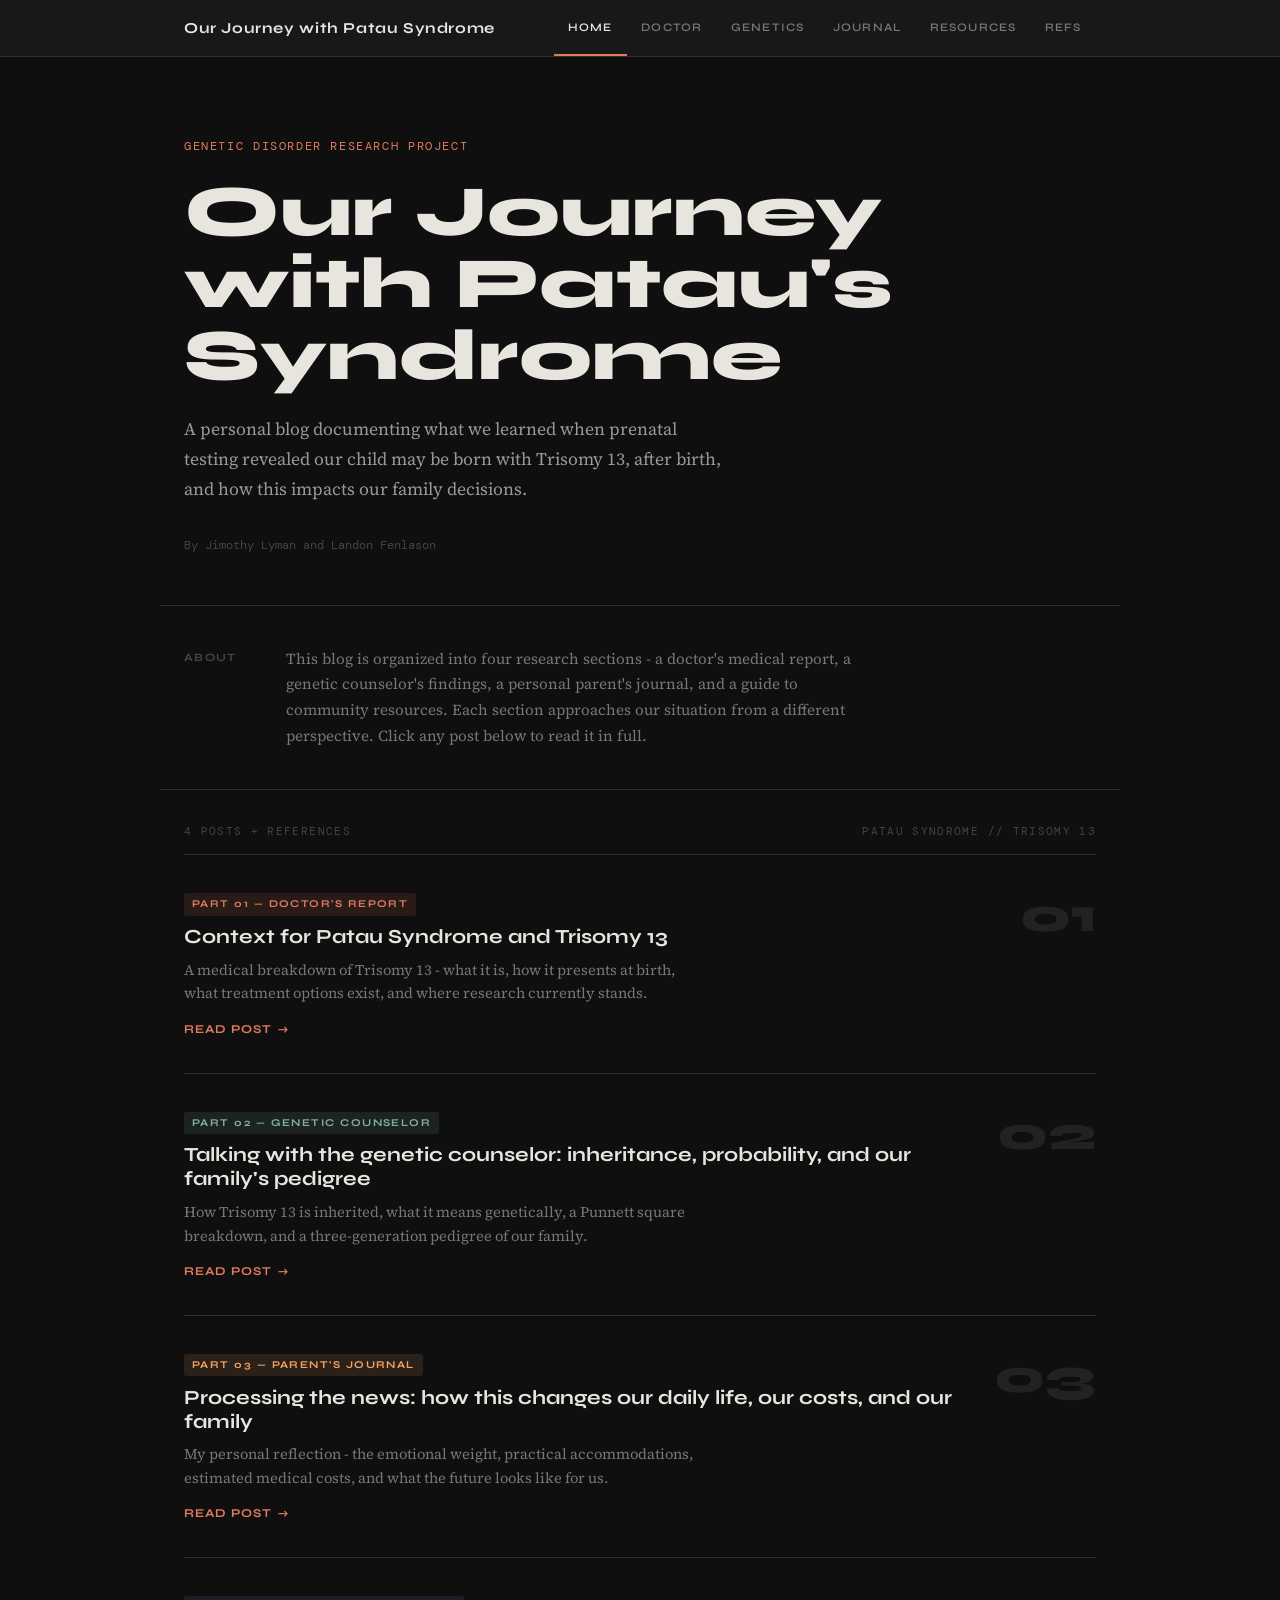
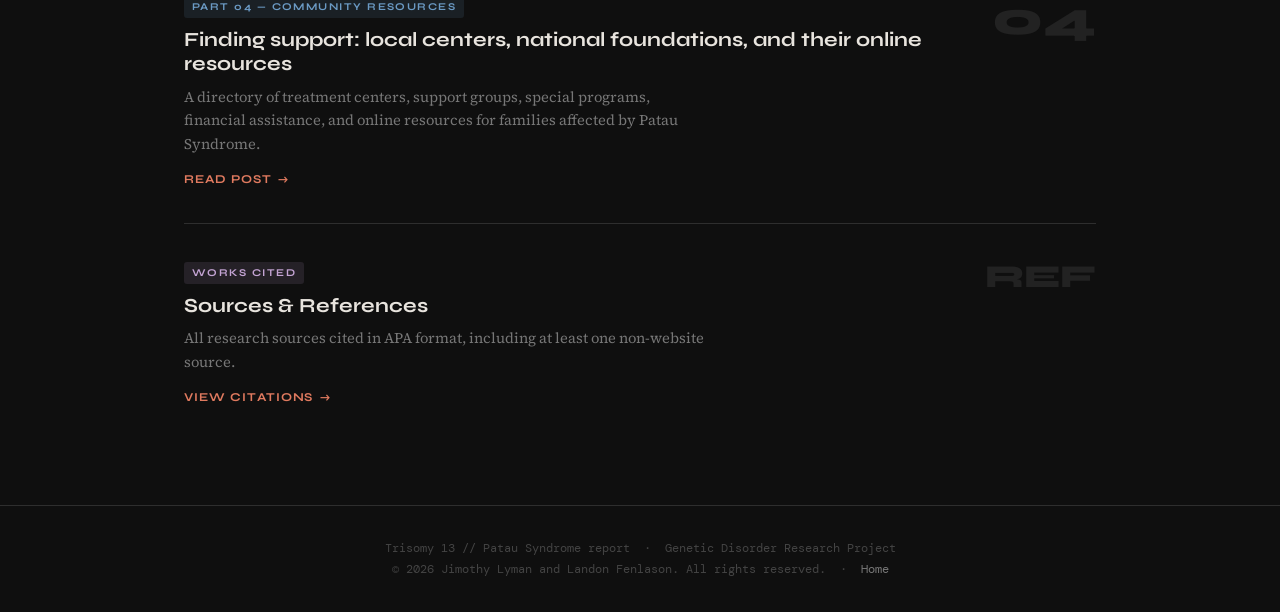
<file: index.html>
<!DOCTYPE html>
<html lang="en">
<head>
  <meta charset="UTF-8"/>
  <meta name="viewport" content="width=device-width, initial-scale=1.0"/>
  <title>Trisomy 13 // Patau Syndrome report</title>
  <link href="https://fonts.googleapis.com/css2?family=Syne:wght@400;600;700;800&family=Source+Serif+4:ital,opsz,wght@0,8..60,300;0,8..60,400;0,8..60,600;1,8..60,300;1,8..60,400&family=DM+Mono:wght@400;500&display=swap" rel="stylesheet"/>
  <link rel="stylesheet" href="styles.css"/>
</head>
<body class="page-home">

<nav class="site-nav">
  <div class="nav-inner">
    <a href="index.html" class="nav-brand">Our Journey with Patau Syndrome</a>
    <div class="nav-links">
      <a href="index.html" class="active">Home</a>
      <a href="doctors-report.html">Doctor</a>
      <a href="genetic-counselor.html">Genetics</a>
      <a href="parents-journal.html">Journal</a>
      <a href="community-resources.html">Resources</a>
      <a href="references.html">Refs</a>
    </div>
  </div>
</nav>

<section class="hero">
  <p class="hero-label">Genetic Disorder Research Project</p>
  <h1>Our Journey<br>with Patau's Syndrome</h1>
  <p class="hero-desc">
    A personal blog documenting what we learned when prenatal testing revealed our child may be born with Trisomy 13, after birth, and how this impacts our family decisions.
  </p>
  <div class="hero-meta">
    <span>By Jimothy Lyman and Landon Fenlason</span>
  </div>
</section>

<div class="about-strip">
  <span class="about-label">About</span>
  <p>
    This blog is organized into four research sections - a doctor's medical report, a genetic
    counselor's findings, a personal parent's journal, and a guide to community resources. Each section
    approaches our situation from a different perspective. Click any post below to read it in full.
  </p>
</div>

<div class="posts">
  <div class="posts-header">
    <span>4 Posts + References</span>
    <span>Patau Syndrome // Trisomy 13</span>
  </div>

  <a href="doctors-report.html" class="post-card">
    <div>
      <div class="post-card-tag t1">Part 01 — Doctor's Report</div>
      <div class="post-card-title">Context for Patau Syndrome and Trisomy 13</div>
      <p class="post-card-desc">A medical breakdown of Trisomy 13 - what it is, how it presents at birth, what treatment options exist, and where research currently stands.</p>
      <span class="read-link">Read post</span>
    </div>
    <div class="post-card-num">01</div>
  </a>

  <a href="genetic-counselor.html" class="post-card">
    <div>
      <div class="post-card-tag t2">Part 02 — Genetic Counselor</div>
      <div class="post-card-title">Talking with the genetic counselor: inheritance, probability, and our family's pedigree</div>
      <p class="post-card-desc">How Trisomy 13 is inherited, what it means genetically, a Punnett square breakdown, and a three-generation pedigree of our family.</p>
      <span class="read-link">Read post</span>
    </div>
    <div class="post-card-num">02</div>
  </a>

  <a href="parents-journal.html" class="post-card">
    <div>
      <div class="post-card-tag t3">Part 03 — Parent's Journal</div>
      <div class="post-card-title">Processing the news: how this changes our daily life, our costs, and our family</div>
      <p class="post-card-desc">My personal reflection - the emotional weight, practical accommodations, estimated medical costs, and what the future looks like for us.</p>
      <span class="read-link">Read post</span>
    </div>
    <div class="post-card-num">03</div>
  </a>

  <a href="community-resources.html" class="post-card">
    <div>
      <div class="post-card-tag t4">Part 04 — Community Resources</div>
      <div class="post-card-title">Finding support: local centers, national foundations, and their online resources</div>
      <p class="post-card-desc">A directory of treatment centers, support groups, special programs, financial assistance, and online resources for families affected by Patau Syndrome.</p>
      <span class="read-link">Read post</span>
    </div>
    <div class="post-card-num">04</div>
  </a>

  <a href="references.html" class="post-card">
    <div>
      <div class="post-card-tag t5">Works Cited</div>
      <div class="post-card-title">Sources &amp; References</div>
      <p class="post-card-desc">All research sources cited in APA format, including at least one non-website source.</p>
      <span class="read-link">View citations</span>
    </div>
    <div class="post-card-num" style="font-size:2rem;">REF</div>
  </a>
</div>

<footer class="site-footer">
  Trisomy 13 // Patau Syndrome report &nbsp;&middot;&nbsp; Genetic Disorder Research Project<br>
  &copy; 2026 Jimothy Lyman and Landon Fenlason. All rights reserved. &nbsp;&middot;&nbsp; <a href="index.html">Home</a>
</footer>

</body>
</html>
</file>
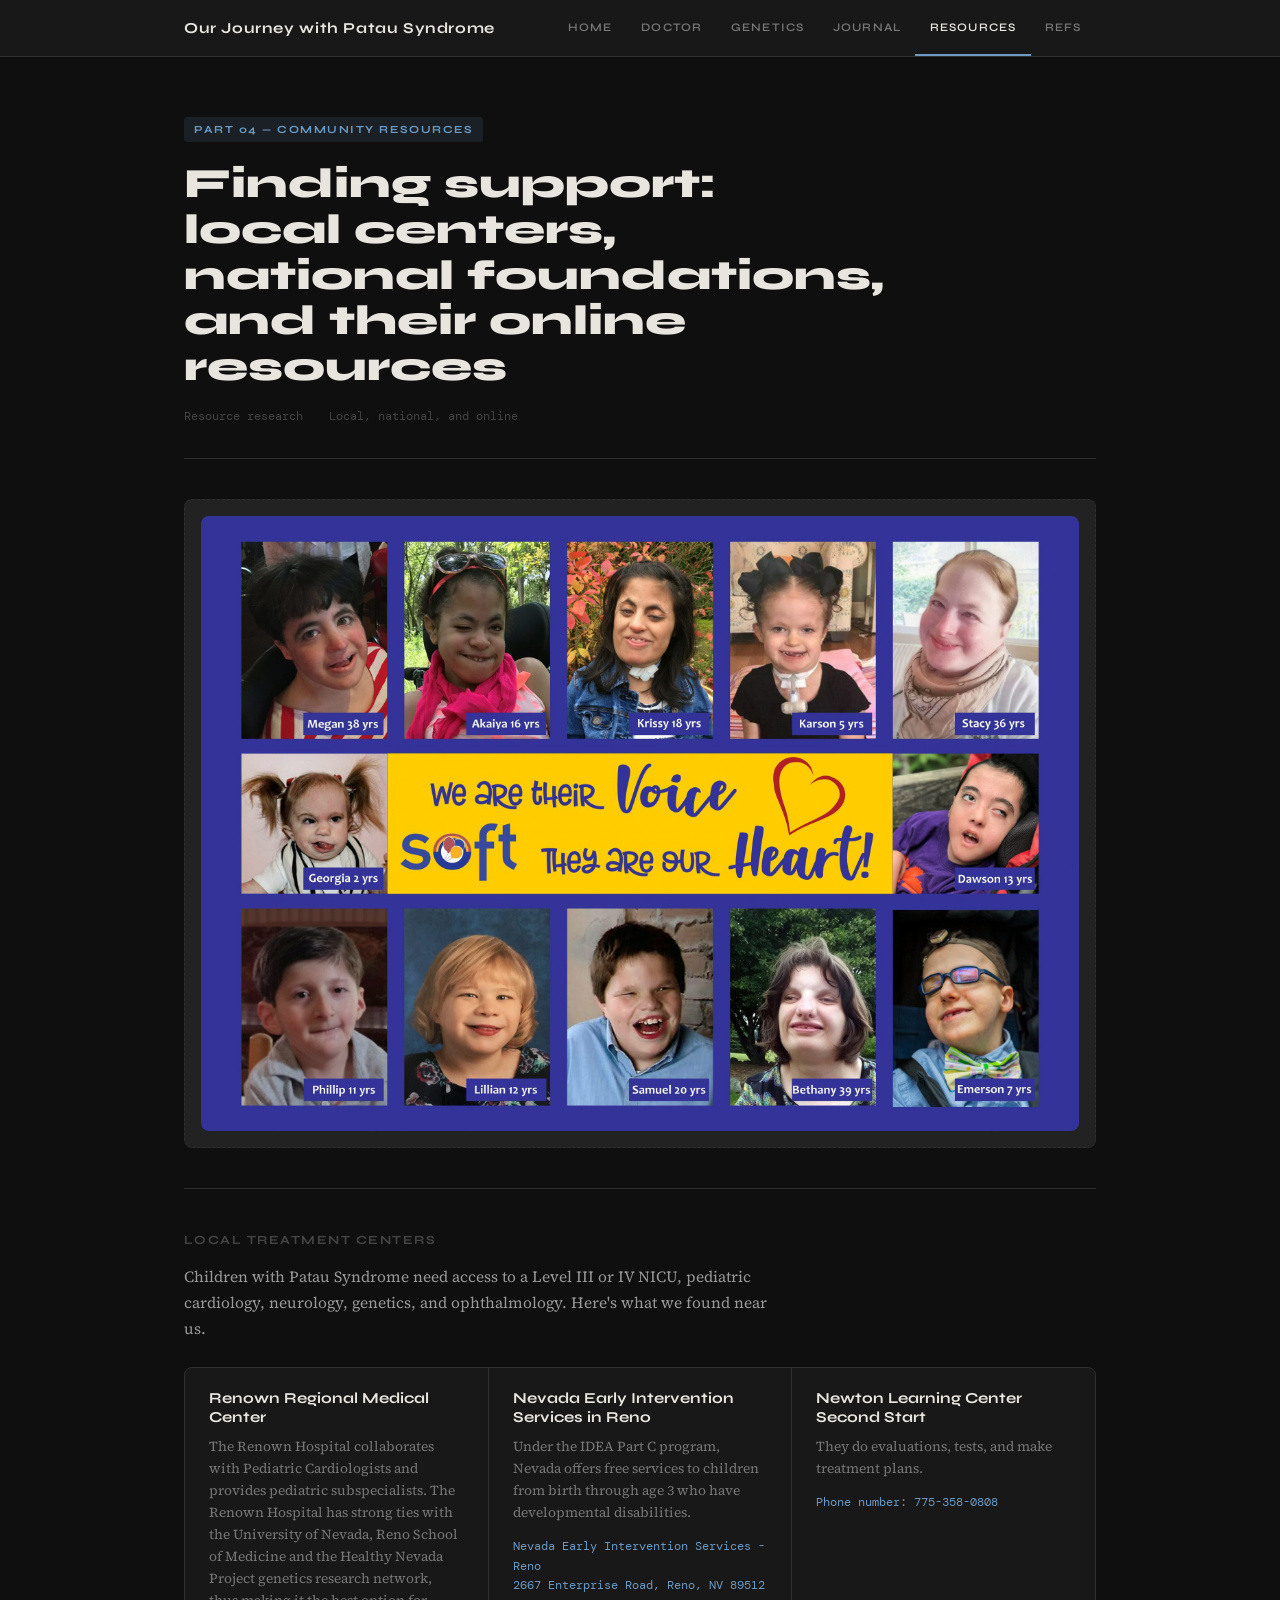
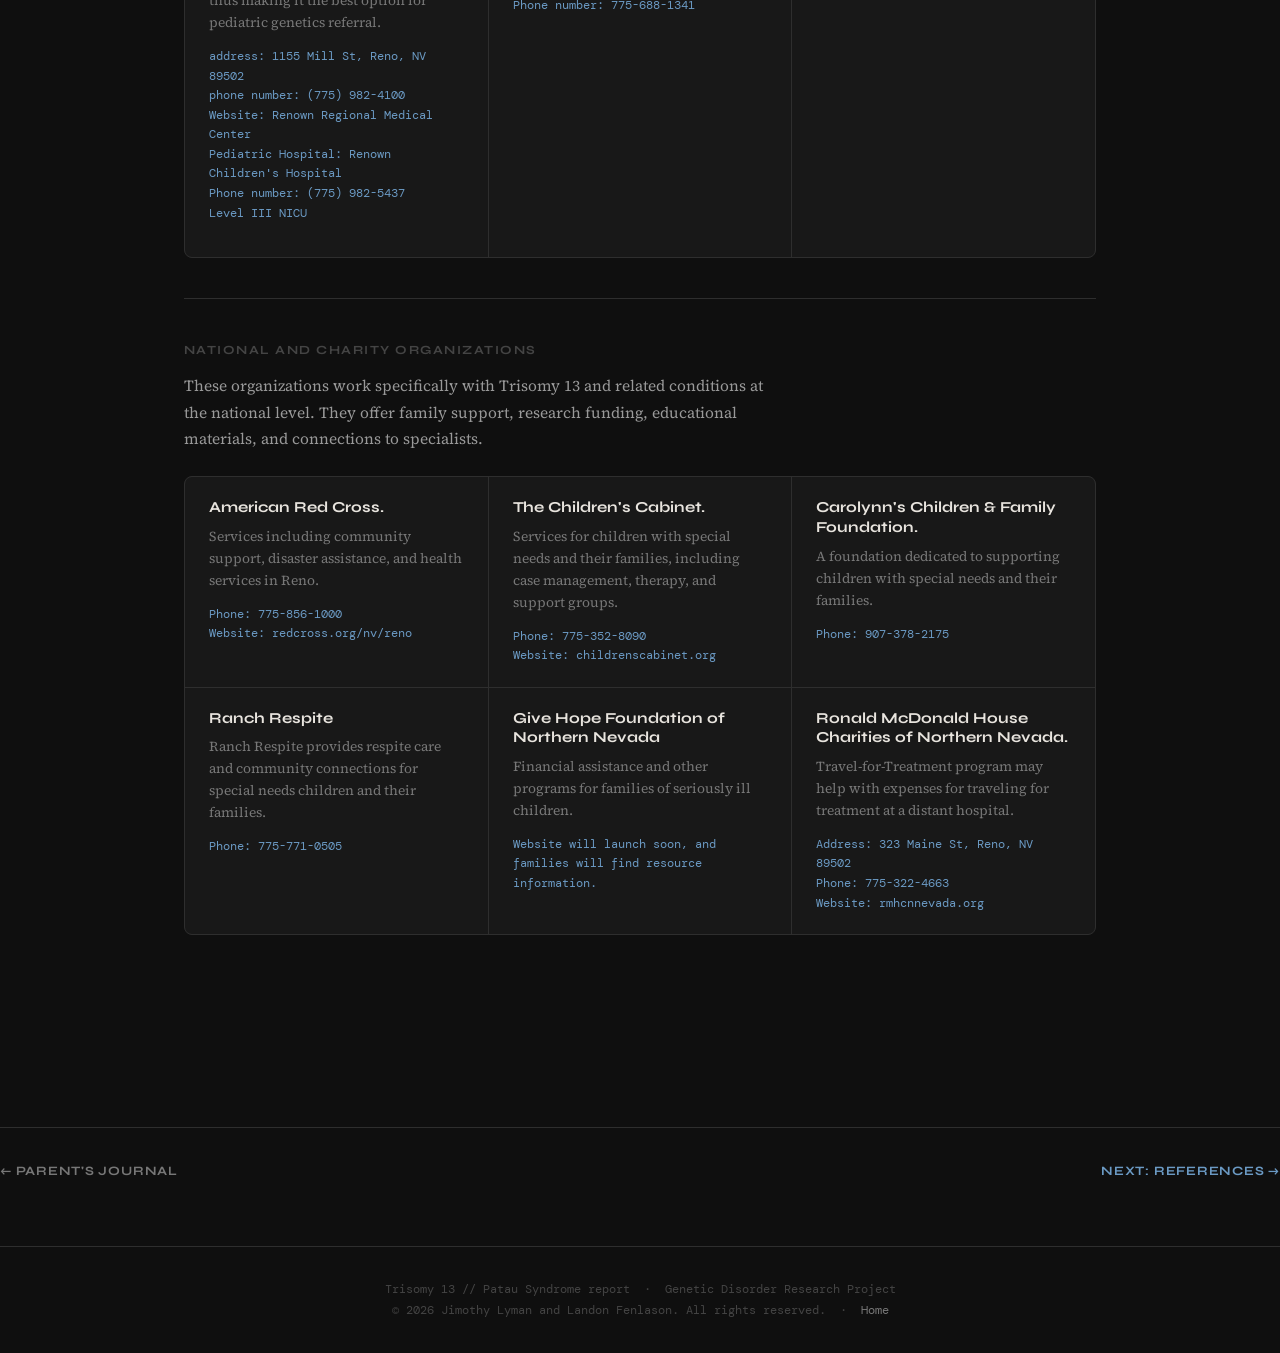
<file: community-resources.html>
<!DOCTYPE html>
<html lang="en">
<head>
  <meta charset="UTF-8"/>
  <meta name="viewport" content="width=device-width, initial-scale=1.0"/>
  <title>Community Resources // Trisomy 13</title>
  <link href="https://fonts.googleapis.com/css2?family=Syne:wght@400;600;700;800&family=Source+Serif+4:ital,opsz,wght@0,8..60,300;0,8..60,400;0,8..60,600;1,8..60,300;1,8..60,400&family=DM+Mono:wght@400;500&display=swap" rel="stylesheet"/>
  <link rel="stylesheet" href="styles.css"/>
</head>
<body class="page-resources">

<nav class="site-nav">
  <div class="nav-inner">
    <a href="index.html" class="nav-brand">Our Journey with Patau Syndrome</a>
    <div class="nav-links">
      <a href="index.html">Home</a>
      <a href="doctors-report.html">Doctor</a>
      <a href="genetic-counselor.html">Genetics</a>
      <a href="parents-journal.html">Journal</a>
      <a href="community-resources.html" class="active">Resources</a>
      <a href="references.html">Refs</a>
    </div>
  </div>
</nav>

<main class="page page-wide">
  <span class="post-tag t4">Part 04 — Community Resources</span>
  <h1 class="post-title">Finding support: local centers, national foundations, and their online resources</h1>
  <div class="post-meta">
    <span>Resource research</span>
    <span>Local, national, and online</span>
  </div>

  <div>
        <div class="img-ph">
          <img src="Images/support.jpg" alt="Trisomy 13 karyotype" class="blog-img">
        </div>
      </div>

  <span class="section-label">Local Treatment Centers</span>
  <p class="intro-text">Children with Patau Syndrome need access to a Level III or IV NICU, pediatric cardiology, neurology, genetics, and ophthalmology. Here's what we found near us.</p>
  
  <div class="card-grid">
    <div class="resource-card">
      <h4>Renown Regional Medical Center</h4>
      <p>The Renown Hospital collaborates with Pediatric Cardiologists and provides pediatric subspecialists. The Renown Hospital has strong ties with the University of Nevada, Reno School of Medicine and the Healthy Nevada Project genetics research network, thus making it the best option for pediatric genetics referral.<br></p>
      <div class="contact">
        address: 1155 Mill St, Reno, NV 89502 <br>
phone number: (775) 982-4100 <br>
Website: Renown Regional Medical Center <br>
Pediatric Hospital: Renown Children's Hospital <br>
Phone number: (775) 982-5437 <br>
Level III NICU</p>
      </div>
    </div>
    <div class="resource-card">
      <h4>Nevada Early Intervention Services in Reno</h4>
      <p>
Under the IDEA Part C program, Nevada offers free services to children from birth through age 3 who have developmental disabilities.</p><div class="contact">
        Nevada Early Intervention Services - Reno<br>
        2667 Enterprise Road, Reno, NV 89512<br>
        Phone number: 775-688-1341<br>
      </div>
    </div>
    <div class="resource-card">
      <h4>Newton Learning Center Second Start</h4>
      <p>They do evaluations, tests, and make treatment plans.</p>
      <div class="contact">
        Phone number: 775-358-0808
      </div>
    </div>

  </div>

  <span class="section-label">National and Charity Organizations</span>
  <p class="intro-text">These organizations work specifically with Trisomy 13 and related conditions at the national level. They offer family support, research funding, educational materials, and connections to specialists.</p>

  <div class="card-grid">
    <div class="resource-card">
      <h4>American Red Cross.</h4>
      <p>Services including community support, disaster assistance, and health services in Reno.</p>
      <div class="contact">
        Phone: 775-856-1000<br>
        Website: redcross.org/nv/reno
      </div>
    </div>
    <div class="resource-card">
      <h4>The Children's Cabinet.</h4>
      <p>
        Services for children with special needs and their families, including case management, therapy, and support groups.</p><div class="contact">
        Phone: 775-352-8090<br>
        Website: childrenscabinet.org
      </div>
    </div>
    <div class="resource-card">
      <h4>Carolynn's Children & Family Foundation.</h4>
      <p>A foundation dedicated to supporting children with special needs and their families.</p>
      <div class="contact">
        Phone: 907-378-2175
      </div>
    </div>
    <div class="resource-card">
      <h4>Ranch Respite</h4>
      <p>Ranch Respite provides respite care and community connections for special needs children and their families.</p>
      <div class="contact">
        Phone: 775-771-0505
      </div>
    </div>
    <div class="resource-card">
      <h4>Give Hope Foundation of Northern Nevada</h4>
      <p>Financial assistance and other programs for families of seriously ill children.</p>
      <div class="contact">Website will launch soon, and families will find resource information.</div>
    </div>
    <div class="resource-card">
      <h4>Ronald McDonald House Charities of Northern Nevada.</h4>
      <p>Travel-for-Treatment program may help with expenses for traveling for treatment at a distant hospital.</p>
      <div class="contact">Address: 323 Maine St, Reno, NV 89502<br>
Phone: 775-322-4663<br>
      Website: rmhcnnevada.org<br>
    </div>
    </div>
  </div>
</main>

  <div class="post-nav">
    <a href="parents-journal.html">← Parent's Journal</a>
    <a href="references.html" class="next">Next: References →</a>
  </div>

<footer class="site-footer">
  Trisomy 13 // Patau Syndrome report &nbsp;&middot;&nbsp; Genetic Disorder Research Project<br>
  &copy; 2026 Jimothy Lyman and Landon Fenlason. All rights reserved. &nbsp;&middot;&nbsp; <a href="index.html">Home</a>
</footer>

</body>
</html>
</file>
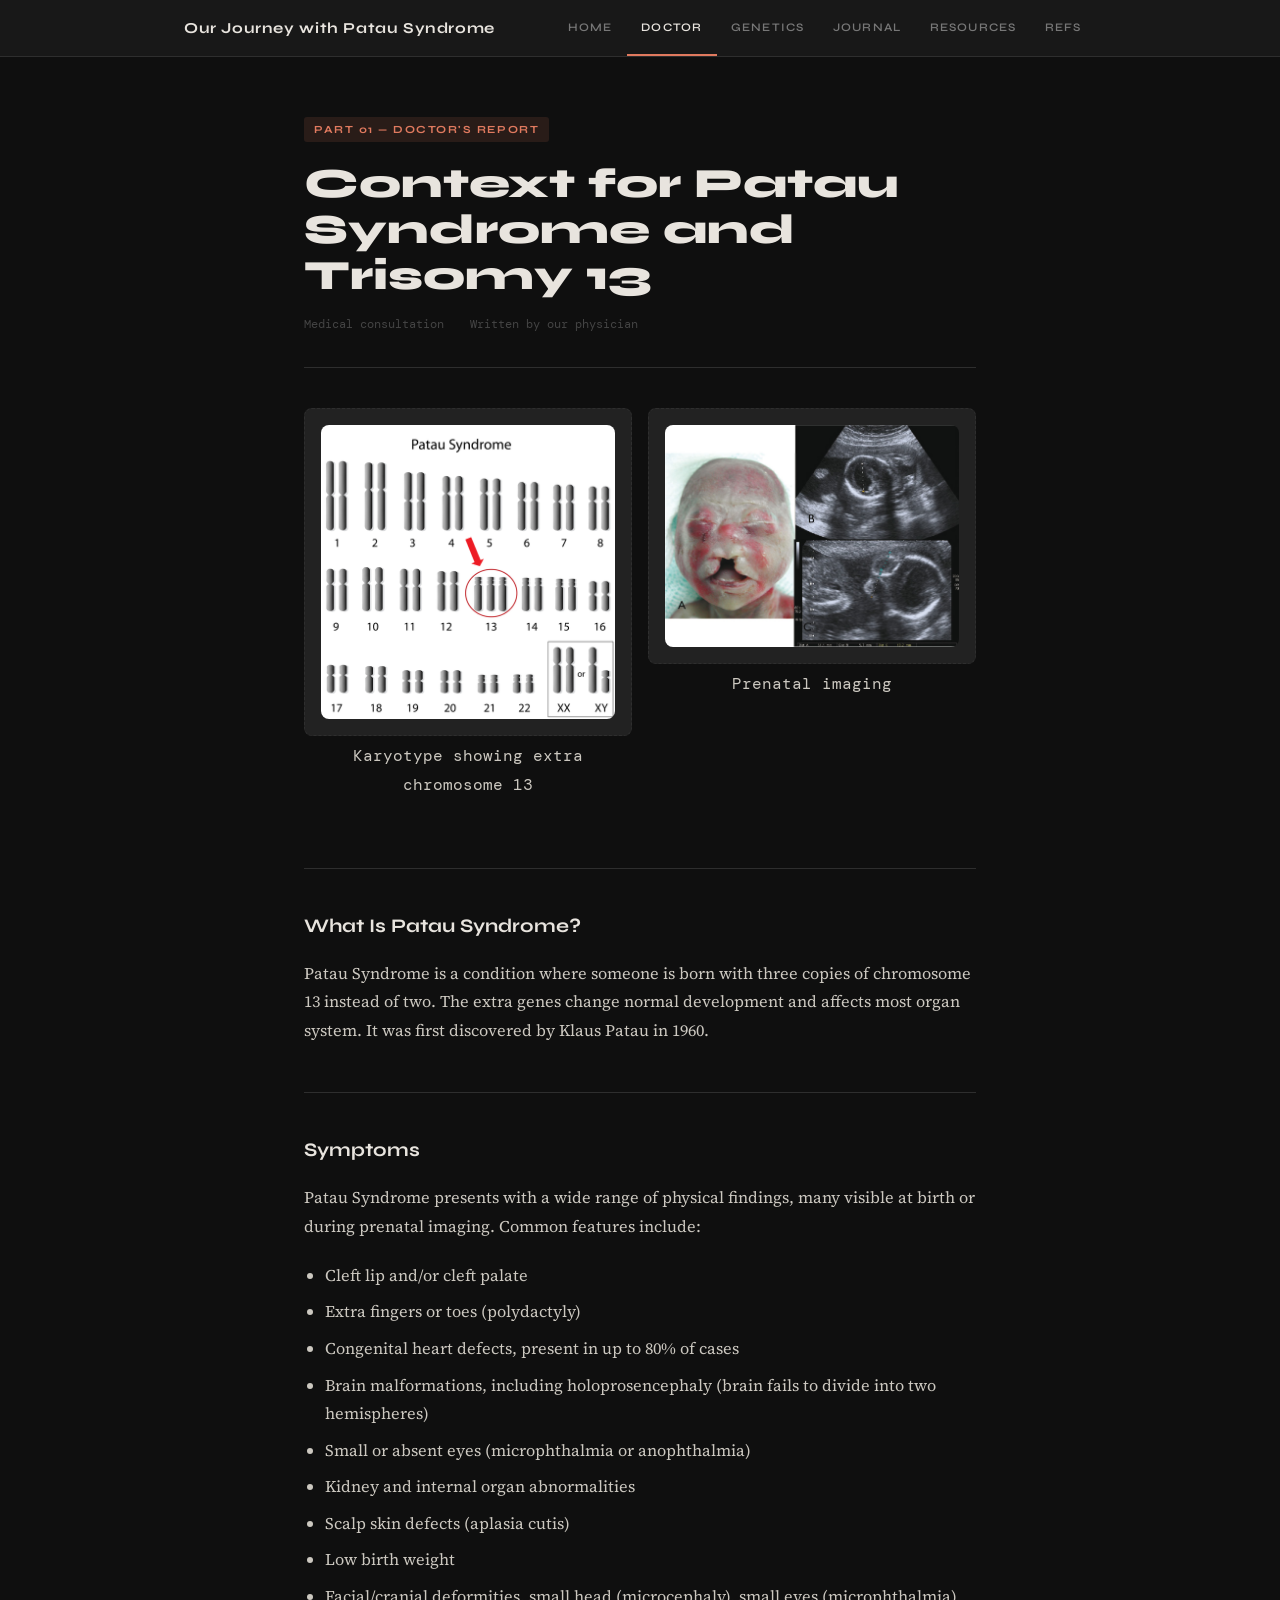
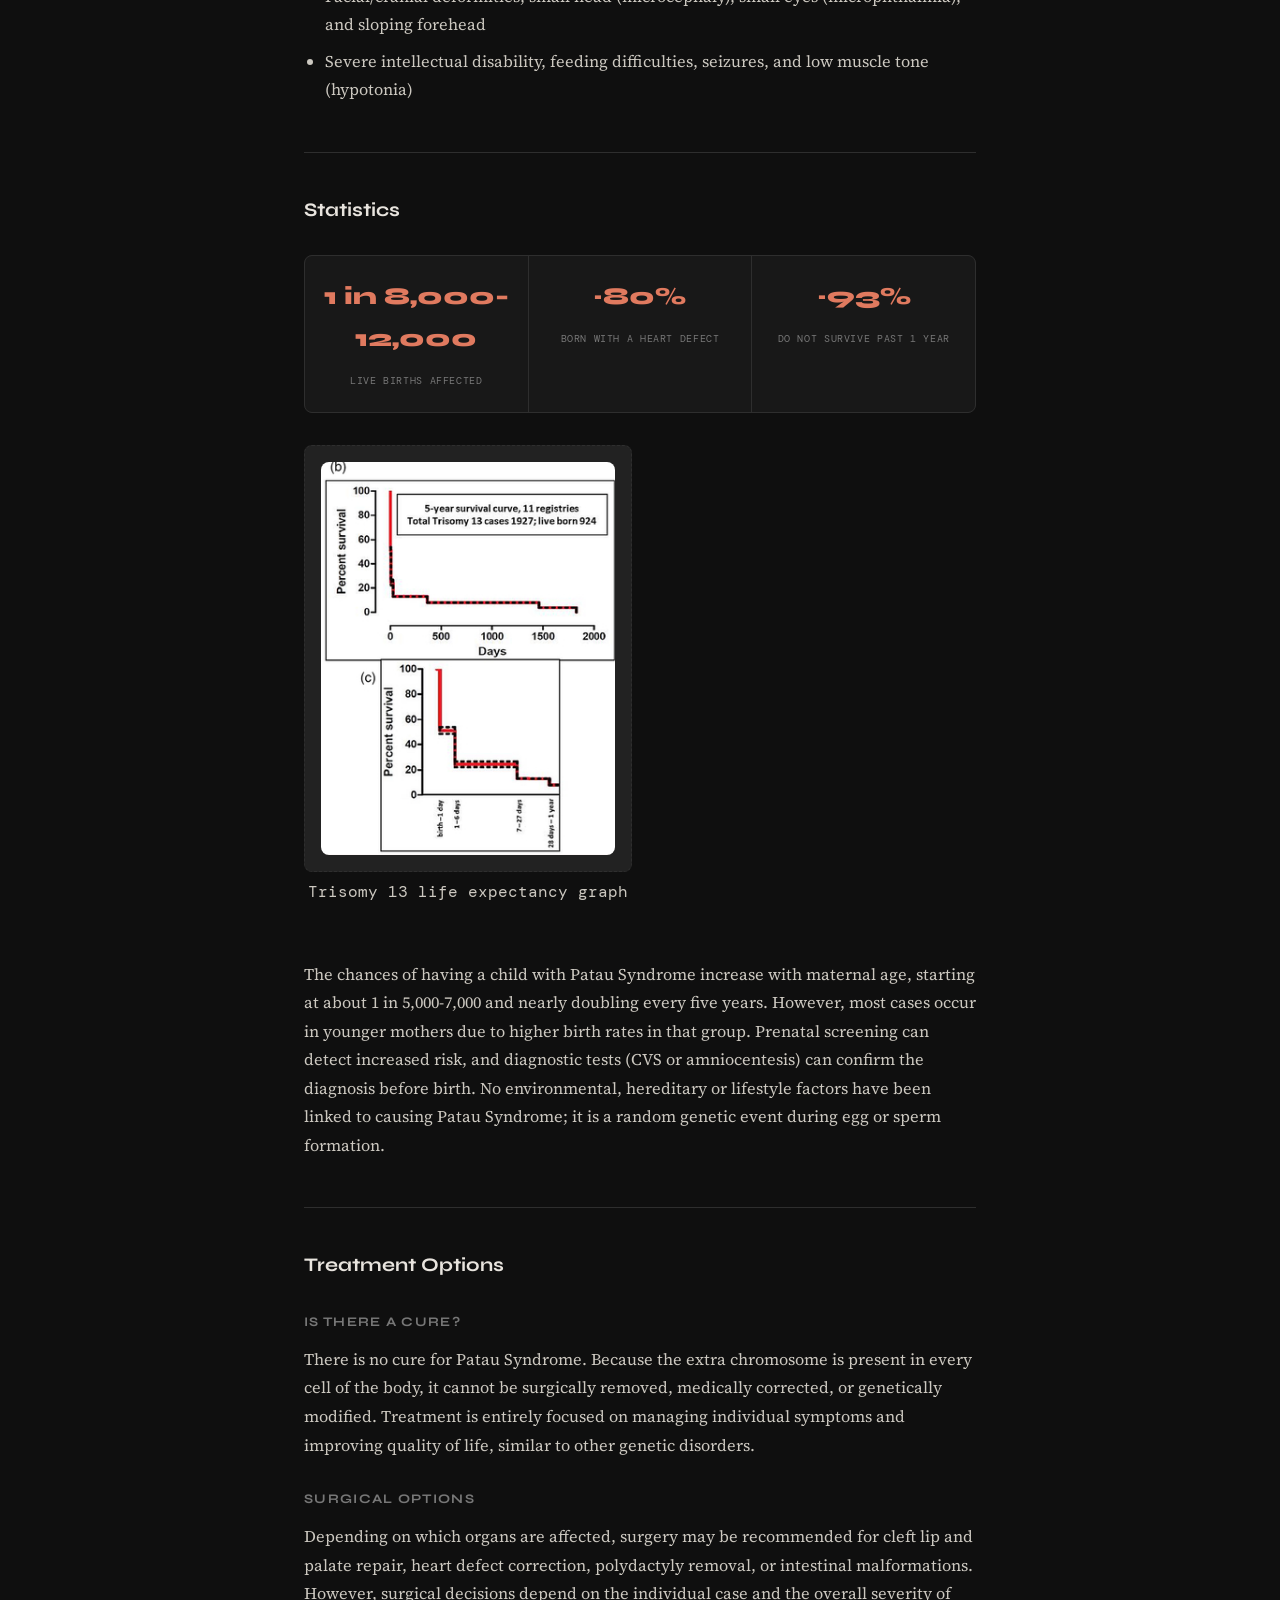
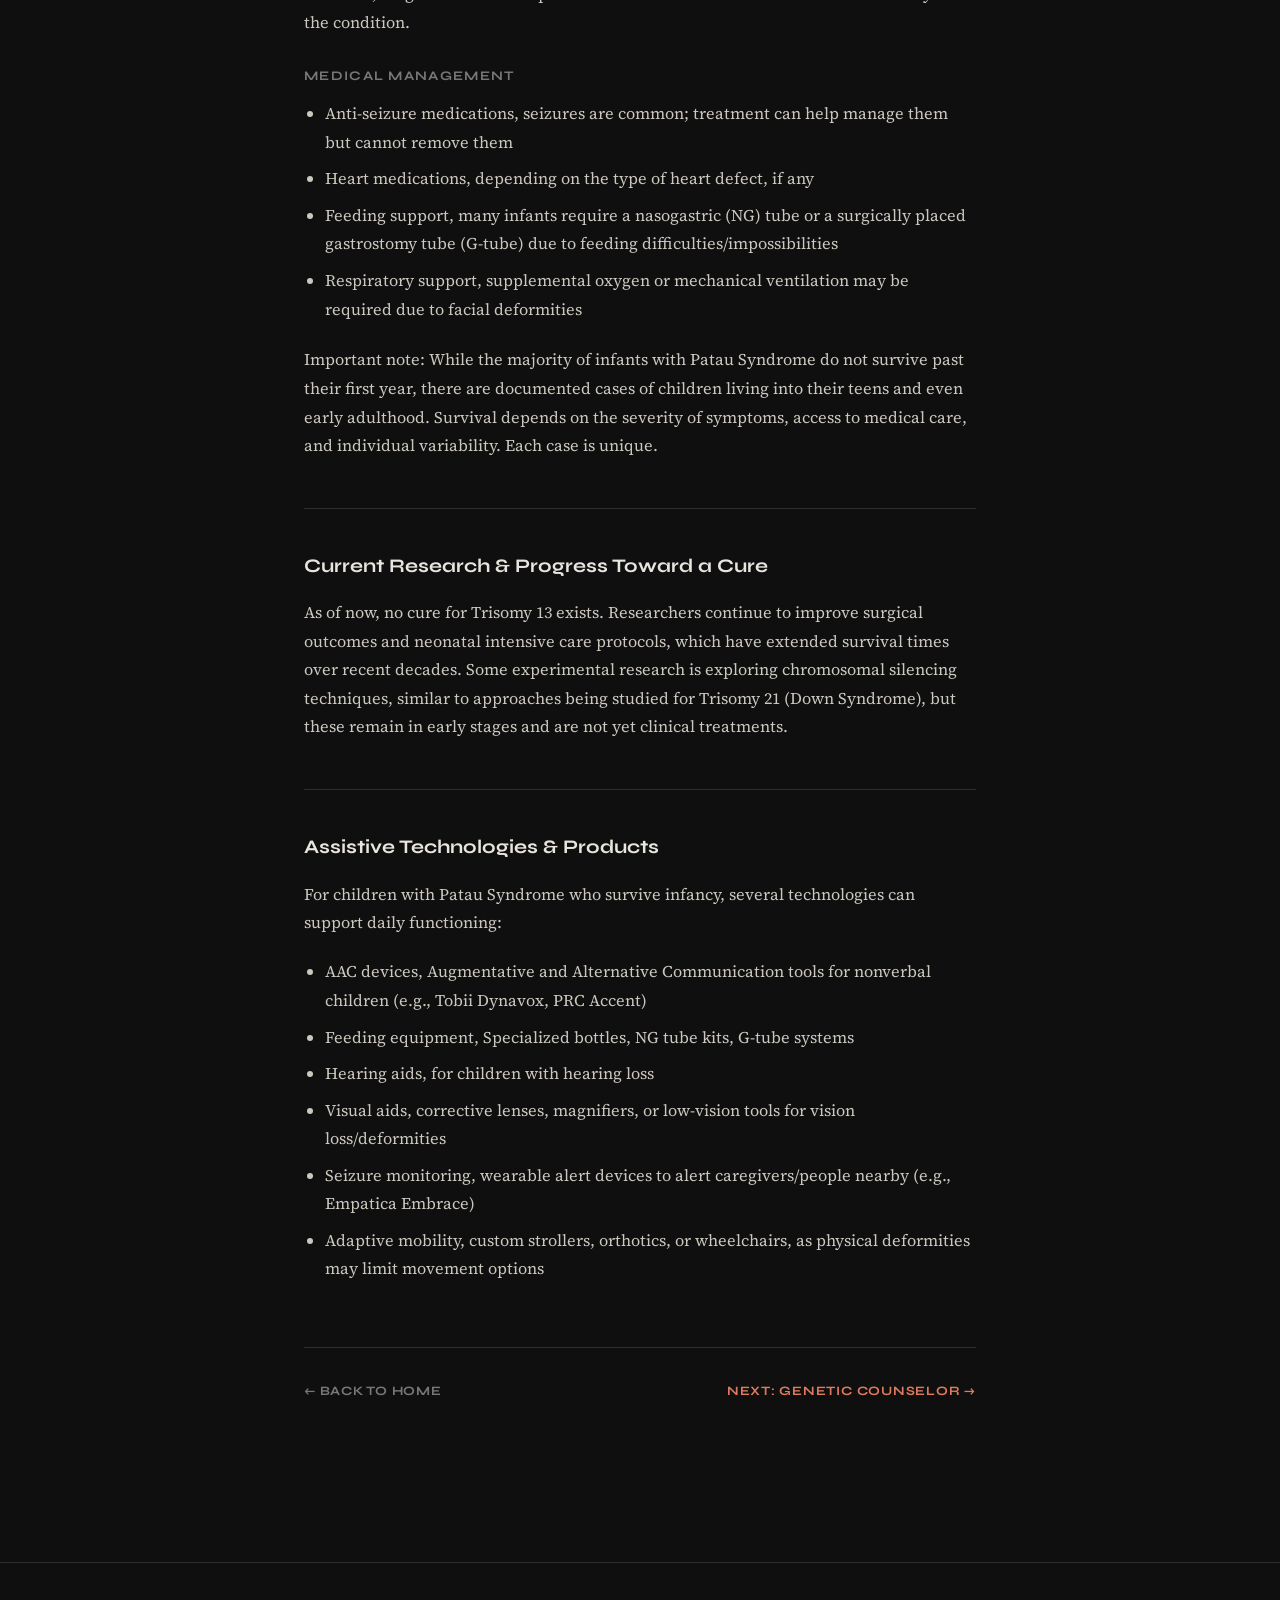
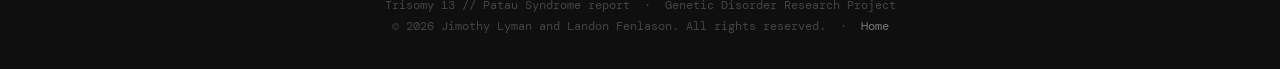
<file: doctors-report.html>
<!DOCTYPE html>
<html lang="en">
<head>
  <meta charset="UTF-8"/>
  <meta name="viewport" content="width=device-width, initial-scale=1.0"/>
  <title>Doctor's Report // Trisomy 13</title>
  <link href="https://fonts.googleapis.com/css2?family=Syne:wght@400;600;700;800&family=Source+Serif+4:ital,opsz,wght@0,8..60,300;0,8..60,400;0,8..60,600;1,8..60,300;1,8..60,400&family=DM+Mono:wght@400;500&display=swap" rel="stylesheet"/>
  <link rel="stylesheet" href="styles.css"/>
</head>
<body class="page-doctor">

<nav class="site-nav">
  <div class="nav-inner">
    <a href="index.html" class="nav-brand">Our Journey with Patau Syndrome</a>
    <div class="nav-links">
      <a href="index.html">Home</a>
      <a href="doctors-report.html" class="active">Doctor</a>
      <a href="genetic-counselor.html">Genetics</a>
      <a href="parents-journal.html">Journal</a>
      <a href="community-resources.html">Resources</a>
      <a href="references.html">Refs</a>
    </div>
  </div>
</nav>

<main class="page">
  <span class="post-tag t1">Part 01 — Doctor's Report</span>
  <h1 class="post-title">Context for Patau Syndrome and Trisomy 13</h1>
  <div class="post-meta">
    <span>Medical consultation</span>
    <span>Written by our physician</span>
  </div>

  <div class="prose">

    <div class="img-grid2">
      <div>
        <div class="img-ph">
          <img src="Images/Trisomy13.jpeg" alt="Trisomy 13 karyotype" class="blog-img">
        </div>
        <p class="img-caption">Karyotype showing extra chromosome 13</p>
      </div>
      <div>
        <div class="img-ph">
          <img src="Images/ultrasound.jpeg" alt="Prenatal ultrasound" class="blog-img">
        </div>
        <p class="img-caption">Prenatal imaging</p>
      </div>
    </div>

    <h2>What Is Patau Syndrome?</h2>
    <p>
      Patau Syndrome is a condition where someone is born with three copies of chromosome 13 instead of two. The extra genes change normal development and affects most organ system. It was first discovered by Klaus Patau in 1960.
    </p>

    <h2>Symptoms</h2>
    <p>Patau Syndrome presents with a wide range of physical findings, many visible at birth or during prenatal imaging. Common features include:</p>
    <ul>
      <li>Cleft lip and/or cleft palate</li>
      <li>Extra fingers or toes (polydactyly)</li>
      <li>Congenital heart defects, present in up to 80% of cases</li>
      <li>Brain malformations, including holoprosencephaly (brain fails to divide into two hemispheres)</li>
      <li>Small or absent eyes (microphthalmia or anophthalmia)</li>
      <li>Kidney and internal organ abnormalities</li>
      <li>Scalp skin defects (aplasia cutis)</li>
      <li>Low birth weight</li>
      <li>Facial/cranial deformities, small head (microcephaly), small eyes (microphthalmia), and sloping forehead</li>
      <li>Severe intellectual disability, feeding difficulties, seizures, and low muscle tone (hypotonia)</li>
    </ul>

    <h2>Statistics</h2>
    <div class="stat-grid">
      <div class="stat-cell">
        <span class="num">1 in 8,000-12,000</span>
        <span class="lbl">Live births affected</span>
      </div>
      <div class="stat-cell">
        <span class="num">~80%</span>
        <span class="lbl">Born with a heart defect</span>
      </div>
      <div class="stat-cell">
        <span class="num">~93%</span>
        <span class="lbl">Do not survive past 1 year</span>
      </div>
    </div>

    <div class="img-grid2">
      <div>
        <div class="img-ph">
          <img src="Images/outlook.png" alt="Trisomy 13 life expectancy graph" class="blog-img">
        </div>
        <p class="img-caption">Trisomy 13 life expectancy graph</p>
      </div>
    </div>

    <p>
      The chances of having a child with Patau Syndrome increase with maternal age, starting at about 1 in 5,000-7,000 and nearly doubling every five years. However, most cases occur in younger mothers due to higher birth rates in that group. Prenatal screening can detect increased risk, and diagnostic tests (CVS or amniocentesis) can confirm the diagnosis before birth. No environmental, hereditary or lifestyle factors have been linked to causing Patau Syndrome; it is a random genetic event during egg or sperm formation.
    </p>

    <h2>Treatment Options</h2>

    <h3>Is there a cure?</h3>
    <p>
      There is no cure for Patau Syndrome. Because the extra chromosome is present in every cell of the body, it cannot be surgically removed, medically corrected, or genetically modified. Treatment is entirely focused on managing individual symptoms and improving quality of life, similar to other genetic disorders.
    </p>

    <h3>Surgical options</h3>
    <p>
      Depending on which organs are affected, surgery may be recommended for cleft lip and palate repair, heart defect correction, polydactyly removal, or intestinal malformations. However, surgical decisions depend on the individual case and the overall severity of the condition.
    </p>

    <h3>Medical management</h3>
    <ul>
      <li>Anti-seizure medications, seizures are common; treatment can help manage them but cannot remove them</li>
      <li>Heart medications, depending on the type of heart defect, if any</li>
      <li>Feeding support, many infants require a nasogastric (NG) tube or a surgically placed gastrostomy tube (G-tube) due to feeding difficulties/impossibilities</li>
      <li>Respiratory support, supplemental oxygen or mechanical ventilation may be required due to facial deformities</li>
    </ul>

    <p>Important note: While the majority of infants with Patau Syndrome do not survive past their first year, there are documented cases of children living into their teens and even early adulthood. Survival depends on the severity of symptoms, access to medical care, and individual variability. Each case is unique.</p>

    <h2>Current Research &amp; Progress Toward a Cure</h2>
    <p>
      As of now, no cure for Trisomy 13 exists. Researchers continue to improve surgical outcomes and neonatal intensive care protocols, which have extended survival times over recent decades. Some experimental research is exploring chromosomal silencing techniques, similar to approaches being studied for Trisomy 21 (Down Syndrome), but these remain in early stages and are not yet clinical treatments.
    </p>

    <h2>Assistive Technologies &amp; Products</h2>
    <p>For children with Patau Syndrome who survive infancy, several technologies can support daily functioning:</p>
    <ul>
      <li>AAC devices, Augmentative and Alternative Communication tools for nonverbal children (e.g., Tobii Dynavox, PRC Accent)</li>
      <li>Feeding equipment, Specialized bottles, NG tube kits, G-tube systems</li>
      <li>Hearing aids, for children with hearing loss</li>
      <li>Visual aids, corrective lenses, magnifiers, or low-vision tools for vision loss/deformities</li>
      <li>Seizure monitoring, wearable alert devices to alert caregivers/people nearby (e.g., Empatica Embrace)</li>
      <li>Adaptive mobility, custom strollers, orthotics, or wheelchairs, as physical deformities may limit movement options</li>
    </ul>
  </div>

  <div class="post-nav">
    <a href="index.html">← Back to Home</a>
    <a href="genetic-counselor.html" class="next">Next: Genetic Counselor →</a>
  </div>
</main>

<footer class="site-footer">
  Trisomy 13 // Patau Syndrome report &nbsp;&middot;&nbsp; Genetic Disorder Research Project<br>
  &copy; 2026 Jimothy Lyman and Landon Fenlason. All rights reserved. &nbsp;&middot;&nbsp; <a href="index.html">Home</a>
</footer>

</body>
</html>
</file>
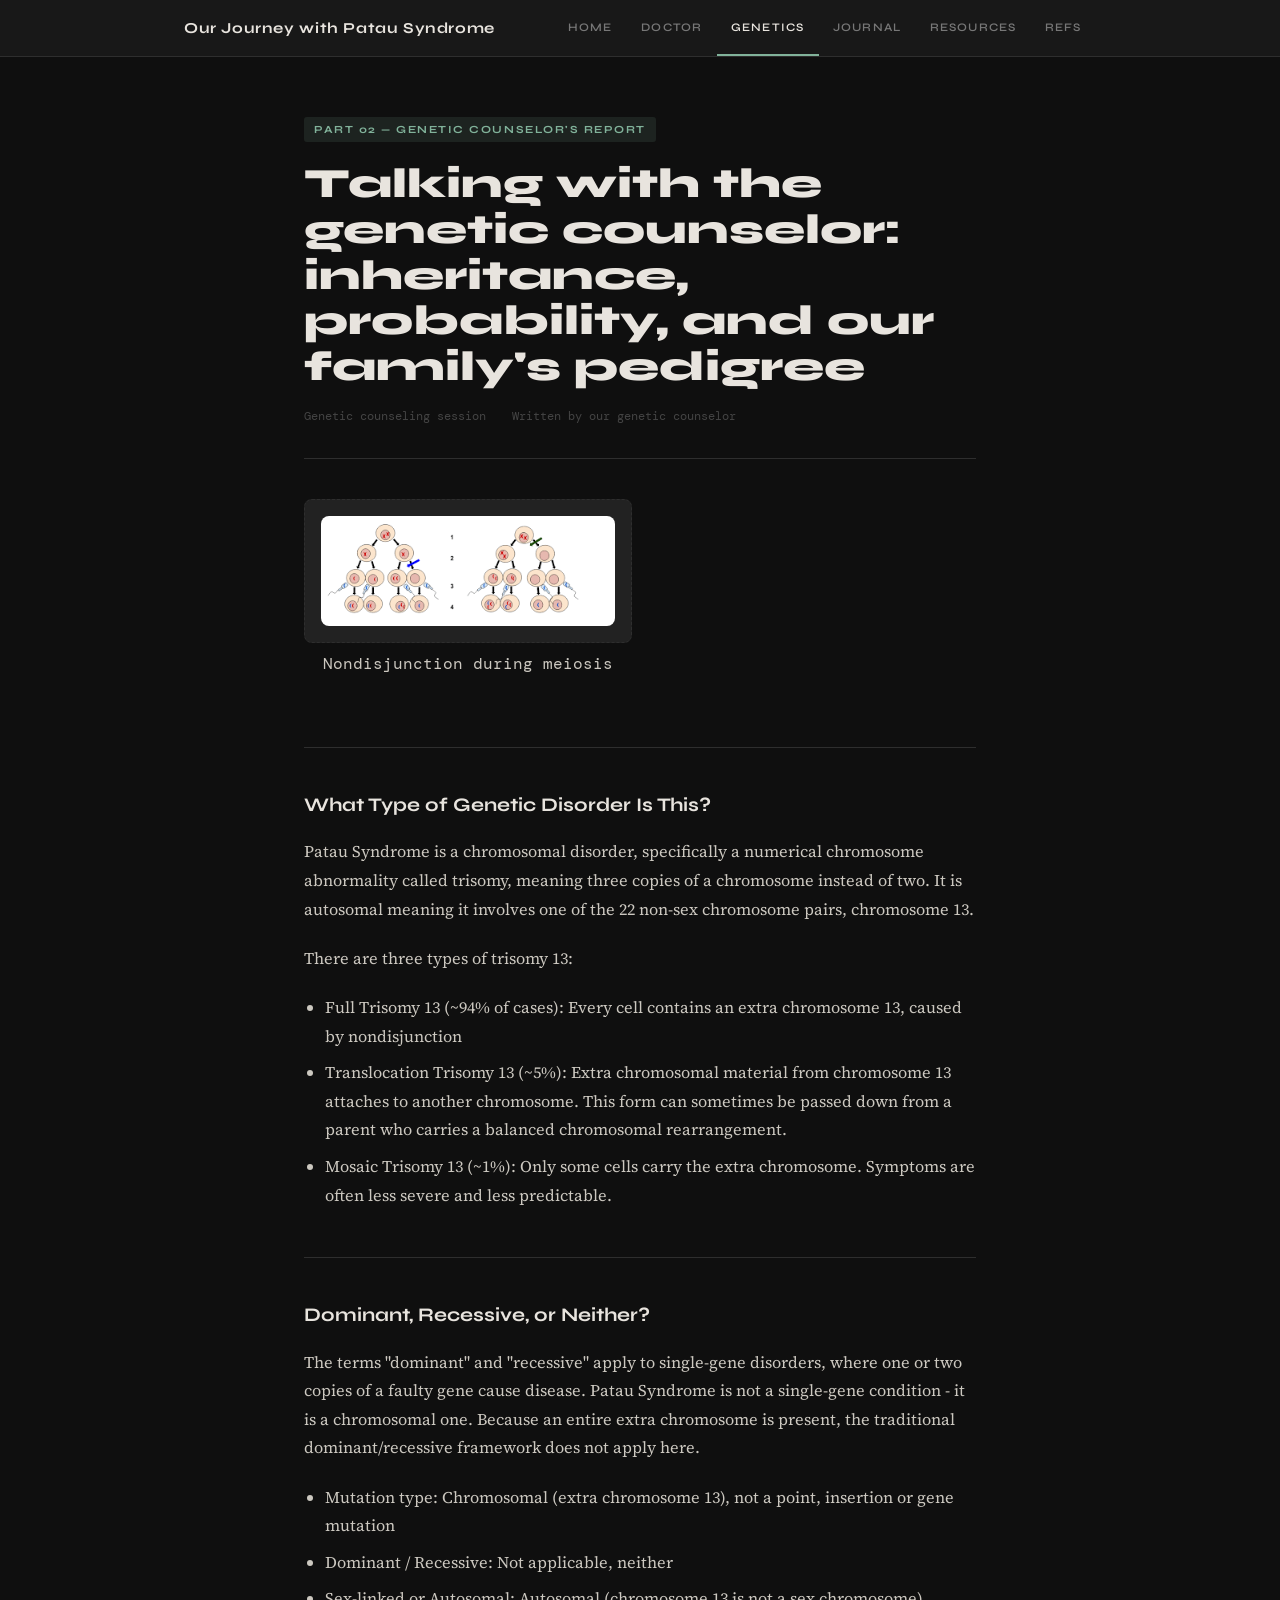
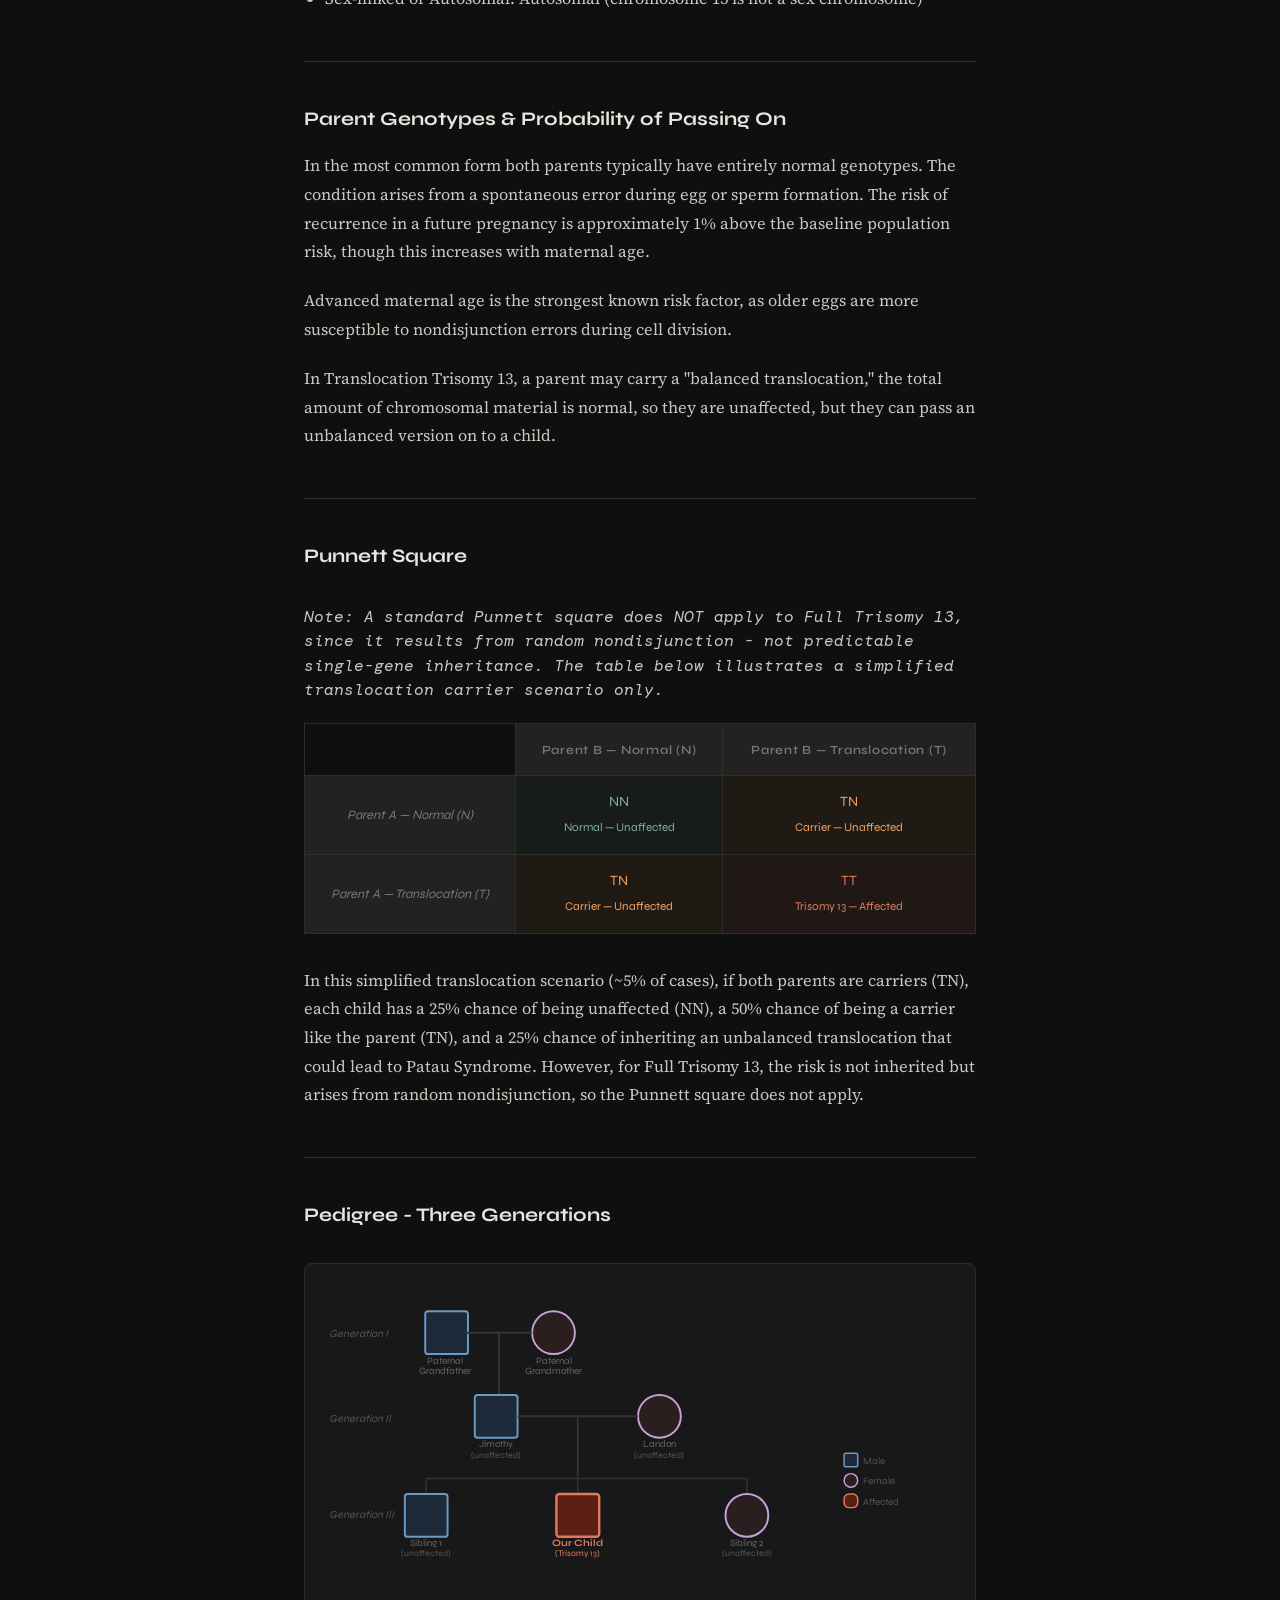
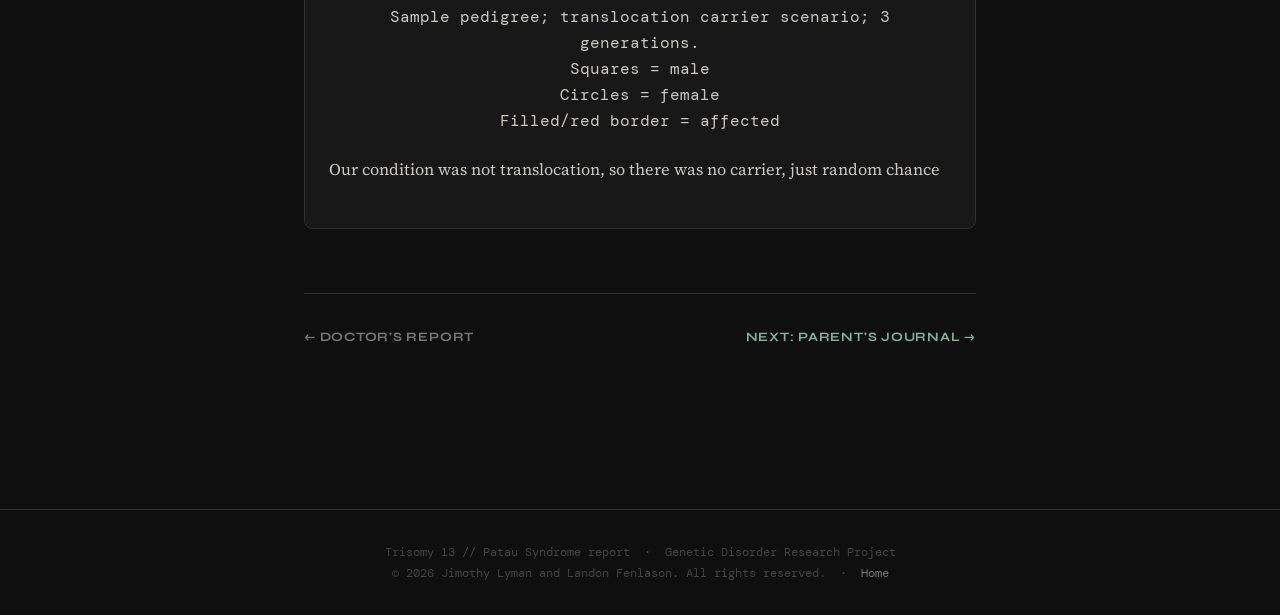
<file: genetic-counselor.html>
<!DOCTYPE html>
<html lang="en">
<head>
  <meta charset="UTF-8"/>
  <meta name="viewport" content="width=device-width, initial-scale=1.0"/>
  <title>Genetic Counselor's Report // Trisomy 13</title>
  <link href="https://fonts.googleapis.com/css2?family=Syne:wght@400;600;700;800&family=Source+Serif+4:ital,opsz,wght@0,8..60,300;0,8..60,400;0,8..60,600;1,8..60,300;1,8..60,400&family=DM+Mono:wght@400;500&display=swap" rel="stylesheet"/>
  <link rel="stylesheet" href="styles.css"/>
</head>
<body class="page-genetics">

<nav class="site-nav">
  <div class="nav-inner">
    <a href="index.html" class="nav-brand">Our Journey with Patau Syndrome</a>
    <div class="nav-links">
      <a href="index.html">Home</a>
      <a href="doctors-report.html">Doctor</a>
      <a href="genetic-counselor.html" class="active">Genetics</a>
      <a href="parents-journal.html">Journal</a>
      <a href="community-resources.html">Resources</a>
      <a href="references.html">Refs</a>
    </div>
  </div>
</nav>

<main class="page">
  <span class="post-tag t2">Part 02 — Genetic Counselor's Report</span>
  <h1 class="post-title">Talking with the genetic counselor: inheritance, probability, and our family's pedigree</h1>
  <div class="post-meta">
    <span>Genetic counseling session</span>
    <span>Written by our genetic counselor</span>
  </div>

  <div class="prose">

    <div class="img-grid2">
      <div>
        <div class="img-ph">
          <img src="Images/nondisjunction.png" alt="Nondisjunction diagram" class="blog-img">
        </div>
        <p class="img-caption">Nondisjunction during meiosis</p>
      </div>
    </div>

    <h2>What Type of Genetic Disorder Is This?</h2>
    <p>
      Patau Syndrome is a chromosomal disorder, specifically a numerical chromosome abnormality called trisomy, meaning three copies of a chromosome instead of two. It is autosomal meaning it involves one of the 22 non-sex chromosome pairs, chromosome 13.
    </p>
    <p>There are three types of trisomy 13:</p>
    <ul>
      <li>Full Trisomy 13 (~94% of cases): Every cell contains an extra chromosome 13, caused by nondisjunction</li>
      <li>Translocation Trisomy 13 (~5%): Extra chromosomal material from chromosome 13 attaches to another chromosome. This form can sometimes be passed down from a parent who carries a balanced chromosomal rearrangement.</li>
      <li>Mosaic Trisomy 13 (~1%): Only some cells carry the extra chromosome. Symptoms are often less severe and less predictable.</li>
    </ul>

    <h2>Dominant, Recessive, or Neither?</h2>
    <p>
      The terms "dominant" and "recessive" apply to single-gene disorders, where one or two copies of a faulty gene cause disease. Patau Syndrome is not a single-gene condition - it is a chromosomal one. Because an entire extra chromosome is present, the traditional dominant/recessive framework does not apply here.
    </p>
    <ul>
      <li>Mutation type: Chromosomal (extra chromosome 13), not a point, insertion or  gene mutation</li>
      <li>Dominant / Recessive: Not applicable, neither</li>
      <li>Sex-linked or Autosomal: Autosomal (chromosome 13 is not a sex chromosome)</li>
    </ul>

    <h2>Parent Genotypes &amp; Probability of Passing On</h2>
    <p>
      In the most common form both parents typically have entirely normal genotypes. The condition arises from a spontaneous error during egg or sperm formation. The risk of recurrence in a future pregnancy is approximately 1% above the baseline population risk, though this increases with maternal age.
    </p>
    <p>
      Advanced maternal age is the strongest known risk factor, as older eggs are more susceptible to nondisjunction errors during cell division.
    </p>
    <p>
      In Translocation Trisomy 13, a parent may carry a "balanced translocation," the total amount of chromosomal material is normal, so they are unaffected, but they can pass an unbalanced version on to a child.
    </p>

    <h2>Punnett Square</h2>
    <div class="punnett-wrap">
      <p class="punnett-note">
        Note: A standard Punnett square does NOT apply to Full Trisomy 13, since it results from random nondisjunction - not predictable single-gene inheritance. The table below illustrates a simplified translocation carrier scenario only.
      </p>
      <table class="punnett">
        <thead>
          <tr>
            <th style="background:var(--bg);"></th>
            <th>Parent B — Normal (N)</th>
            <th>Parent B — Translocation (T)</th>
          </tr>
        </thead>
        <tbody>
          <tr>
            <td class="ph">Parent A — Normal (N)</td>
            <td class="normal">NN<br><small>Normal — Unaffected</small></td>
            <td class="carrier">TN<br><small>Carrier — Unaffected</small></td>
          </tr>
          <tr>
            <td class="ph">Parent A — Translocation (T)</td>
            <td class="carrier">TN<br><small>Carrier — Unaffected</small></td>
            <td class="affected">TT<br><small>Trisomy 13 — Affected</small></td>
          </tr>
        </tbody>
      </table>
    </div>
    
    <p>
      In this simplified translocation scenario (~5% of cases), if both parents are carriers (TN), each child has a 25% chance of being unaffected (NN), a 50% chance of being a carrier like the parent (TN), and a 25% chance of inheriting an unbalanced translocation that could lead to Patau Syndrome. However, for Full Trisomy 13, the risk is not inherited but arises from random nondisjunction, so the Punnett square does not apply.
    </p>

    <h2>Pedigree - Three Generations</h2>
    <div class="pedigree-wrap">
      <svg width="100%" viewBox="0 0 640 300" xmlns="http://www.w3.org/2000/svg" font-family="Syne, sans-serif" font-size="11">
        <text x="0" y="50" fill="#555" font-style="italic" font-size="11">Generation I</text>
        <rect x="99" y="24" width="44" height="44" rx="3" fill="#1e2a3a" stroke="#6b9ac4" stroke-width="2"/>
        <text x="119" y="78" text-anchor="middle" fill="#666" font-size="10">Paternal</text>
        <text x="119" y="89" text-anchor="middle" fill="#666" font-size="10">Grandfather</text>
        <circle cx="231" cy="46" r="22" fill="#2a1e1e" stroke="#c4a4d4" stroke-width="2"/>
        <text x="231" y="78" text-anchor="middle" fill="#666" font-size="10">Paternal</text>
        <text x="231" y="89" text-anchor="middle" fill="#666" font-size="10">Grandmother</text>
        <line x1="141" y1="46" x2="209" y2="46" stroke="#333" stroke-width="2"/>
        <line x1="175" y1="46" x2="175" y2="110" stroke="#333" stroke-width="2"/>

        <text x="0" y="138" fill="#555" font-style="italic" font-size="11">Generation II</text>
        <rect x="150" y="110" width="44" height="44" rx="3" fill="#1e2a3a" stroke="#6b9ac4" stroke-width="2"/>
        <text x="172" y="164" text-anchor="middle" fill="#666" font-size="10">Jimothy</text>
        <text x="172" y="175" text-anchor="middle" fill="#555" font-size="9">(unaffected)</text>
        <circle cx="340" cy="132" r="22" fill="#2a1e1e" stroke="#c4a4d4" stroke-width="2"/>
        <text x="340" y="164" text-anchor="middle" fill="#666" font-size="10">Landon</text>
        <text x="340" y="175" text-anchor="middle" fill="#555" font-size="9">(unaffected)</text>
        <line x1="194" y1="132" x2="318" y2="132" stroke="#333" stroke-width="2"/>
        <line x1="256" y1="132" x2="256" y2="196" stroke="#333" stroke-width="2"/>

        <text x="0" y="237" fill="#555" font-style="italic" font-size="11">Generation III</text>
        <line x1="100" y1="196" x2="430" y2="196" stroke="#333" stroke-width="1.5"/>
        <line x1="100" y1="196" x2="100" y2="212" stroke="#333" stroke-width="1.5"/>
        <rect x="78" y="212" width="44" height="44" rx="3" fill="#1e2a3a" stroke="#6b9ac4" stroke-width="2"/>
        <text x="100" y="265" text-anchor="middle" fill="#666" font-size="10">Sibling 1</text>
        <text x="100" y="276" text-anchor="middle" fill="#555" font-size="9">(unaffected)</text>
        <line x1="256" y1="196" x2="256" y2="212" stroke="#333" stroke-width="1.5"/>
        <rect x="234" y="212" width="44" height="44" rx="3" fill="#5a1e14" stroke="#e07a5f" stroke-width="2.5"/>
        <text x="256" y="265" text-anchor="middle" fill="#e07a5f" font-size="10" font-weight="700">Our Child</text>
        <text x="256" y="276" text-anchor="middle" fill="#e07a5f" font-size="9">(Trisomy 13)</text>
        <line x1="430" y1="196" x2="430" y2="212" stroke="#333" stroke-width="1.5"/>
        <circle cx="430" cy="234" r="22" fill="#2a1e1e" stroke="#c4a4d4" stroke-width="2"/>
        <text x="430" y="265" text-anchor="middle" fill="#666" font-size="10">Sibling 2</text>
        <text x="430" y="276" text-anchor="middle" fill="#555" font-size="9">(unaffected)</text>

        <rect x="530" y="170" width="14" height="14" rx="2" fill="#1e2a3a" stroke="#6b9ac4" stroke-width="1.5"/>
        <text x="549" y="181" fill="#555" font-size="10">Male</text>
        <circle cx="537" cy="198" r="7" fill="#2a1e1e" stroke="#c4a4d4" stroke-width="1.5"/>
        <text x="549" y="202" fill="#555" font-size="10">Female</text>
        <rect x="530" y="212" width="14" height="14" rx="5" fill="#5a1e14" stroke="#e07a5f" stroke-width="1.5"/>
        <text x="549" y="223" fill="#555" font-size="10">Affected</text>
      </svg>
      <p class="pedigree-note">
        Sample pedigree; translocation carrier scenario; 3 generations.<br>
        Squares = male<br>
        Circles = female<br>
        Filled/red border = affected<br>
        <p>Our condition was not translocation, so there was no carrier, just random chance</p>
      </p>
    </div>

  </div>

  <div class="post-nav">
    <a href="doctors-report.html">← Doctor's Report</a>
    <a href="parents-journal.html" class="next">Next: Parent's Journal →</a>
  </div>
</main>

<footer class="site-footer">
  Trisomy 13 // Patau Syndrome report &nbsp;&middot;&nbsp; Genetic Disorder Research Project<br>
  &copy; 2026 Jimothy Lyman and Landon Fenlason. All rights reserved. &nbsp;&middot;&nbsp; <a href="index.html">Home</a>
</footer>

</body>
</html>
</file>
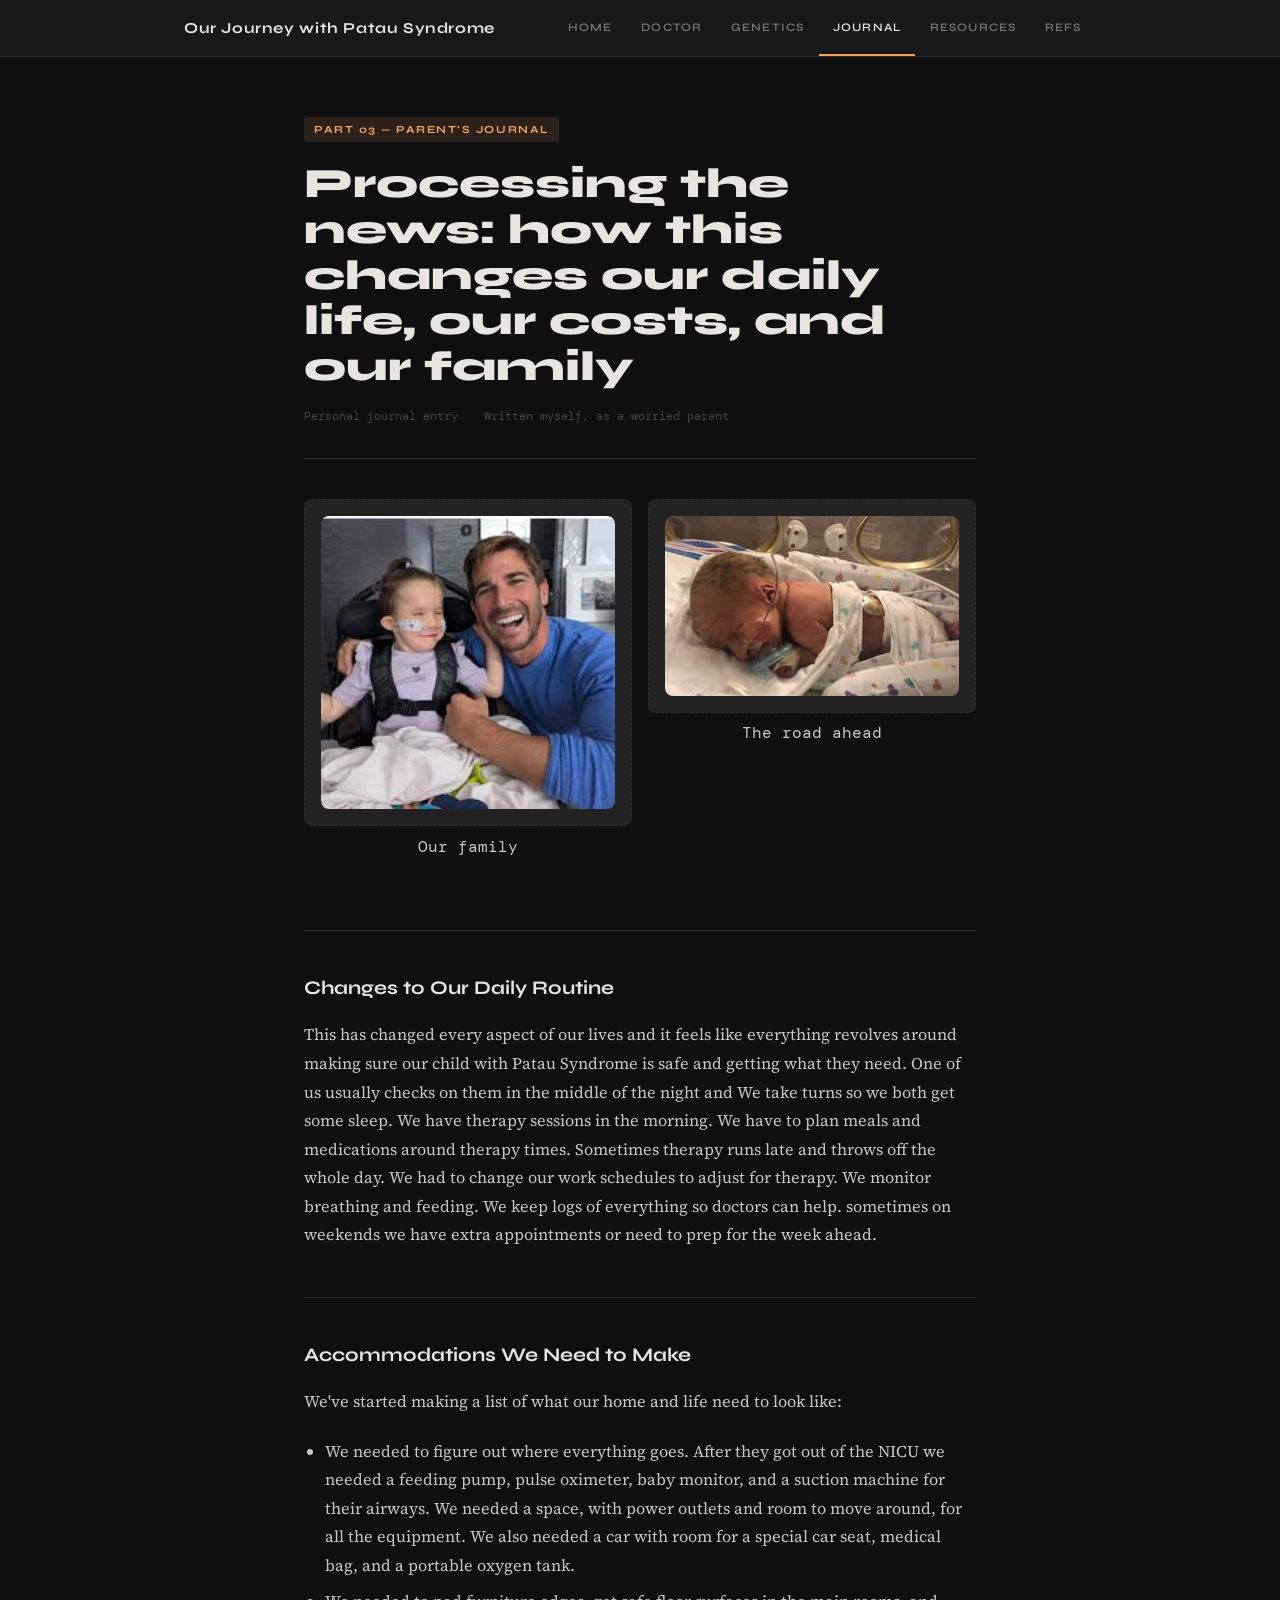
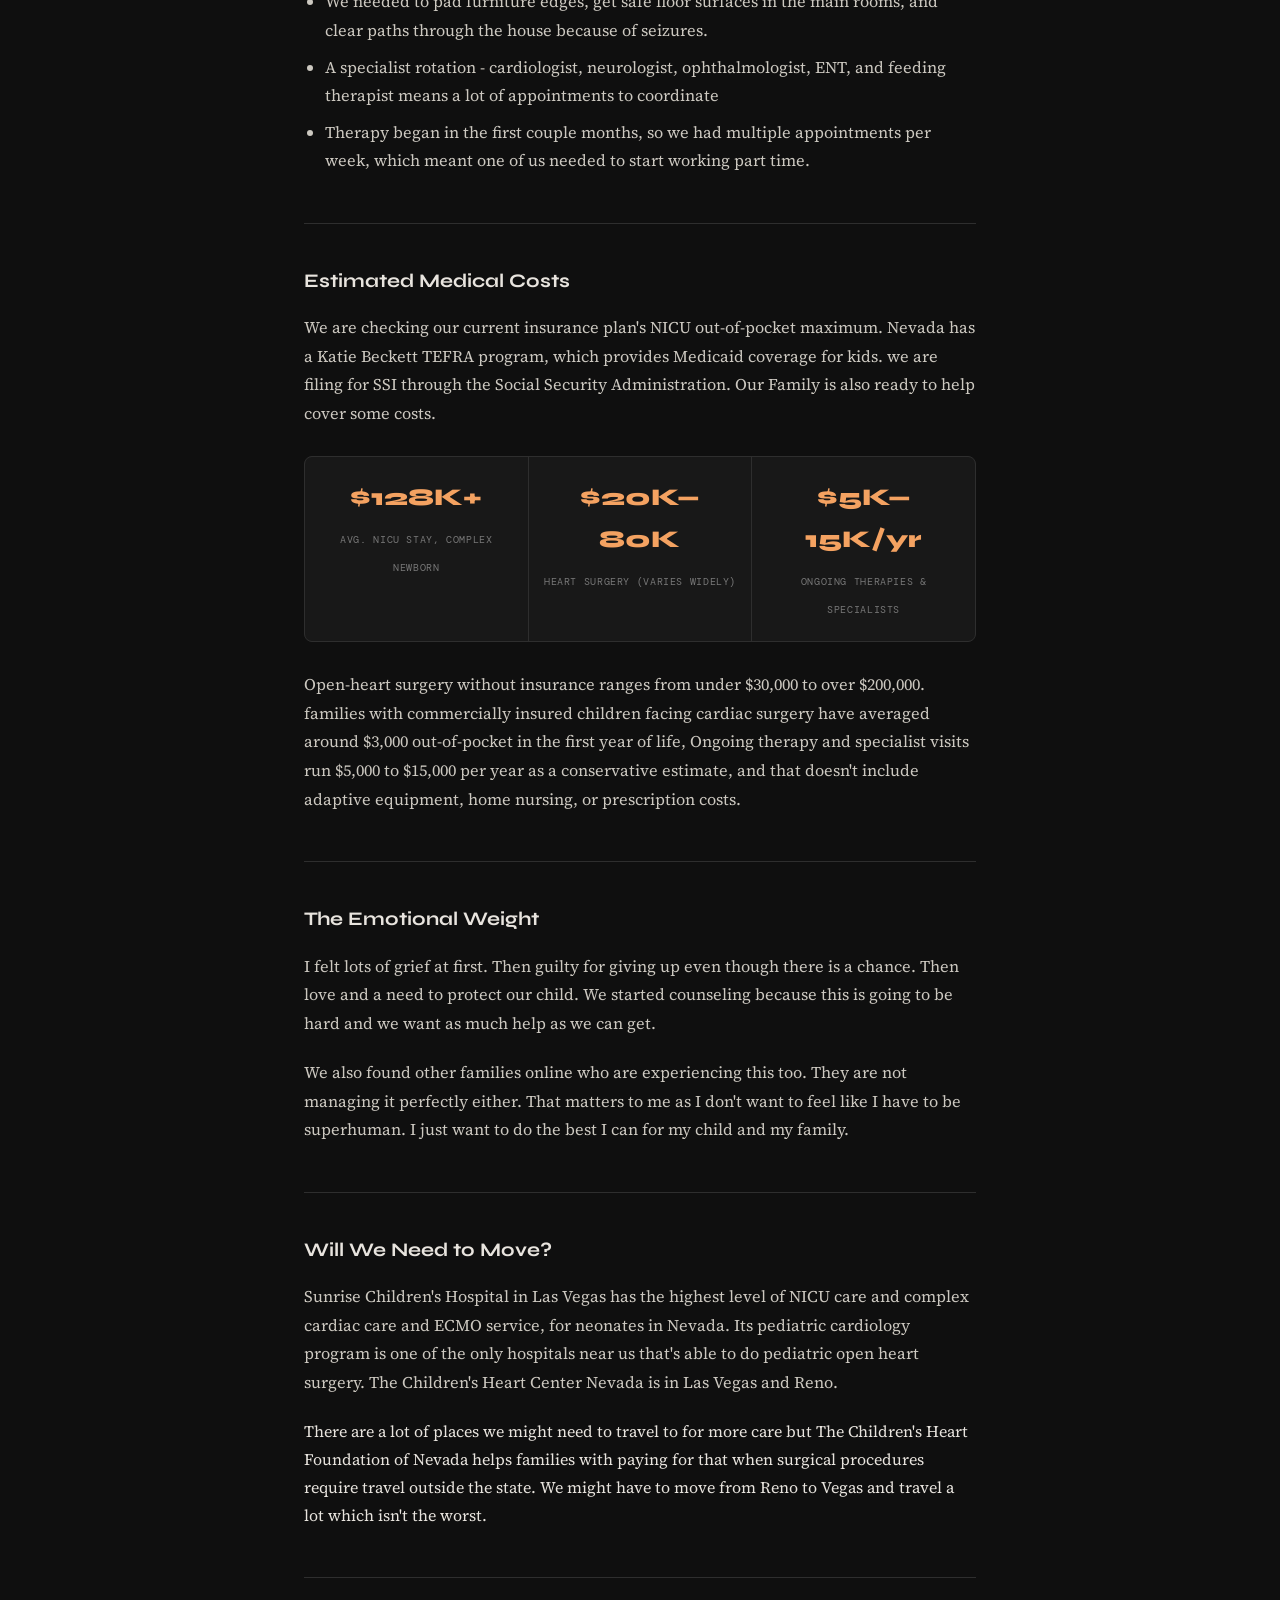
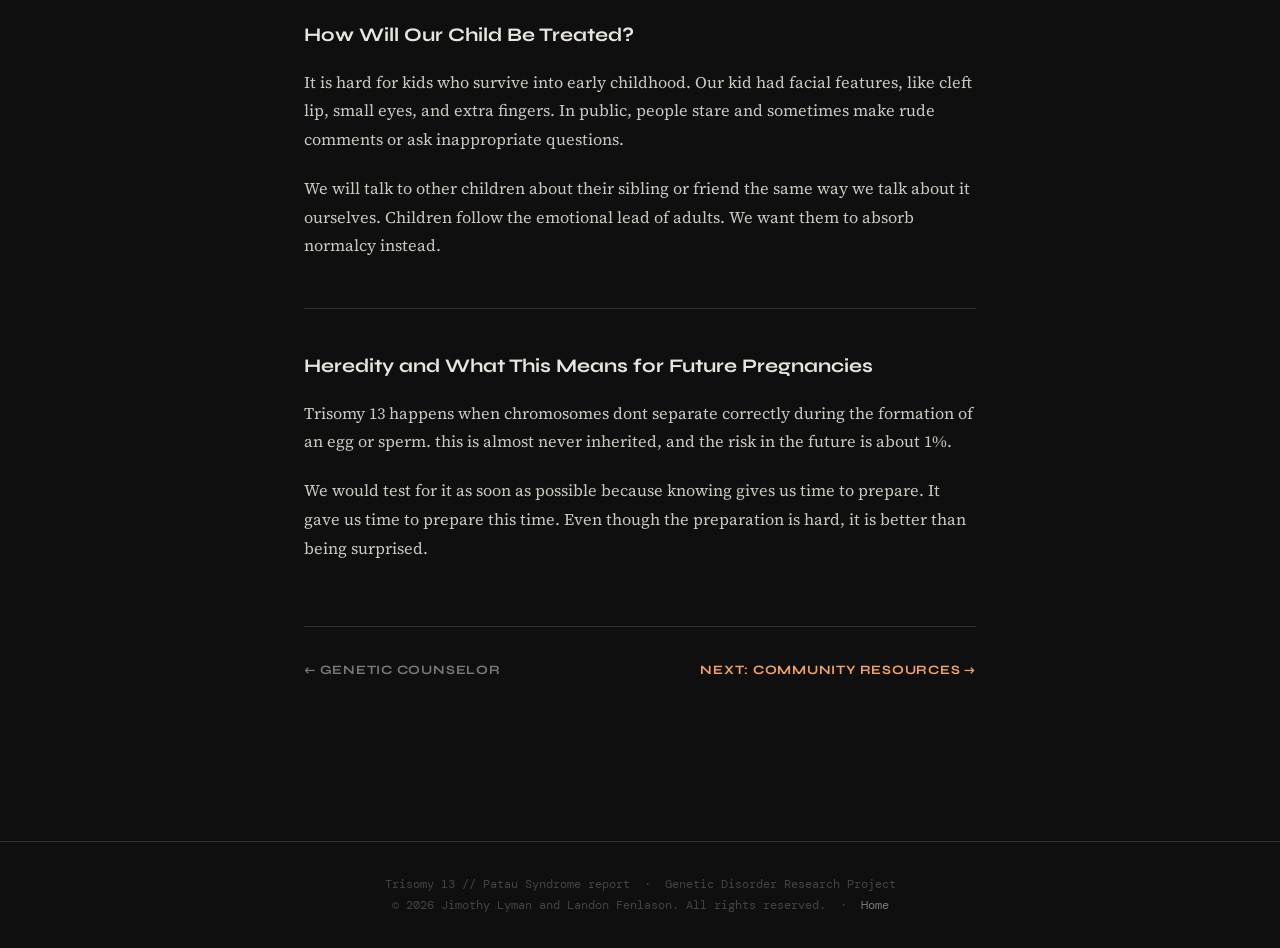
<file: parents-journal.html>
<!DOCTYPE html>
<html lang="en">
<head>
  <meta charset="UTF-8"/>
  <meta name="viewport" content="width=device-width, initial-scale=1.0"/>
  <title>Parent's Journal // Trisomy 13</title>
  <link href="https://fonts.googleapis.com/css2?family=Syne:wght@400;600;700;800&family=Source+Serif+4:ital,opsz,wght@0,8..60,300;0,8..60,400;0,8..60,600;1,8..60,300;1,8..60,400&family=DM+Mono:wght@400;500&display=swap" rel="stylesheet"/>
  <link rel="stylesheet" href="styles.css"/>
</head>
<body class="page-journal">

<nav class="site-nav">
  <div class="nav-inner">
    <a href="index.html" class="nav-brand">Our Journey with Patau Syndrome</a>
    <div class="nav-links">
      <a href="index.html">Home</a>
      <a href="doctors-report.html">Doctor</a>
      <a href="genetic-counselor.html">Genetics</a>
      <a href="parents-journal.html" class="active">Journal</a>
      <a href="community-resources.html">Resources</a>
      <a href="references.html">Refs</a>
    </div>
  </div>
</nav>

<main class="page">
  <span class="post-tag t3">Part 03 — Parent's Journal</span>
  <h1 class="post-title">Processing the news: how this changes our daily life, our costs, and our family</h1>
  <div class="post-meta">
    <span>Personal journal entry</span>
    <span>Written myself, as a worried parent</span>
  </div>

  <div class="prose">

    <div class="img-grid2">
      <div>
        <div class="img-ph">
          <img src="Images/family.jpg" alt="Trisomy 13 karyotype" class="blog-img">
        </div>
        <p class="img-caption">Our family</p>
      </div>
      <div>
        <div class="img-ph">
          <img src="Images/hospital.jpg" alt="Prenatal ultrasound" class="blog-img">
        </div>
        <p class="img-caption">The road ahead</p>
      </div>
    </div>

    <h2>Changes to Our Daily Routine</h2>
    <p>
      This has changed every aspect of our lives and it feels like everything revolves around making sure our child with Patau Syndrome is safe and getting what they need. One of us usually checks on them in the middle of the night and We take turns so we both get some sleep. We have therapy sessions in the morning. We have to plan meals and medications around therapy times. Sometimes therapy runs late and throws off the whole day. We had to change our work schedules to adjust for therapy. We monitor breathing and feeding. We keep logs of everything so doctors can help.  sometimes on weekends we have extra appointments or need to prep for the week ahead.
    </p>

    <h2>Accommodations We Need to Make</h2>
    <p>We've started making a list of what our home and life need to look like:</p>
    <ul>
      <li>We needed to figure out where everything goes. After they got out of the NICU we needed a feeding pump, pulse oximeter, baby monitor, and a suction machine for their airways. We needed a space, with power outlets and room to move around, for all the equipment. We also needed a car with room for a special car seat, medical bag, and a portable oxygen tank.</li>
      <li>We needed to pad furniture edges, get safe floor surfaces in the main rooms, and clear paths through the house because of seizures.</li>
      <li>A specialist rotation - cardiologist, neurologist, ophthalmologist, ENT, and feeding therapist means a lot of appointments to coordinate</li>
      <li>Therapy began in the first couple months, so we had multiple appointments per week, which meant one of us needed to start working part time.</li>
    </ul>

    <h2>Estimated Medical Costs</h2>
    <p>We are checking our current insurance plan's NICU out-of-pocket maximum. Nevada has a Katie Beckett TEFRA program, which provides Medicaid coverage for kids. we are filing for SSI through the Social Security Administration. Our Family is also ready to help cover some costs.</p>

    <div class="stat-grid">
      <div class="stat-cell">
        <span class="num">$128K+</span>
        <span class="lbl">Avg. NICU stay, complex newborn</span>
      </div>
      <div class="stat-cell">
        <span class="num">$20K—80K</span>
        <span class="lbl">Heart surgery (varies widely)</span>
      </div>
      <div class="stat-cell">
        <span class="num">$5K—15K/yr</span>
        <span class="lbl">Ongoing therapies &amp; specialists</span>
      </div>
    </div>

    <p>Open-heart surgery without insurance ranges from under $30,000 to over $200,000. families with commercially insured children facing cardiac surgery have averaged around $3,000 out-of-pocket in the first year of life,
Ongoing therapy and specialist visits run $5,000 to $15,000 per year as a conservative estimate, and that doesn't include adaptive equipment, home nursing, or prescription costs.</p>

    <h2>The Emotional Weight</h2>
    <p>
      I felt lots of grief at first. Then guilty for giving up even though there is a chance. Then love and a need to protect our child. We started counseling because this is going to be hard and we want as much help as we can get.
    </p>
    <p>
      We also found other families online who are experiencing this too. They are not managing it perfectly either. That matters to me as I don't want to feel like I have to be superhuman. I just want to do the best I can for my child and my family.
    </p>

    <h2>Will We Need to Move?</h2>
    <p>
      Sunrise Children's Hospital in Las Vegas has the highest level of NICU care and complex cardiac care and ECMO service, for neonates in Nevada. Its pediatric cardiology program is one of the only hospitals near us that's able to do pediatric open heart surgery. The Children's Heart Center Nevada is in Las Vegas and Reno.
    </p>

    <div class="p">There are a lot of places we might need to travel to for more care but The Children's Heart Foundation of Nevada helps families with paying for that when surgical procedures require travel outside the state.
We might have to move from Reno to Vegas and travel a lot which isn't the worst.</div>

    <h2>How Will Our Child Be Treated?</h2>
    <p>
      It is hard for kids who survive into early childhood. Our kid had facial features, like cleft lip, small eyes, and extra fingers. In public, people stare and sometimes make rude comments or ask inappropriate questions.
    </p>
    <p>
      We will talk to other children about their sibling or friend the same way we talk about it ourselves. Children follow the emotional lead of adults. We want them to absorb normalcy instead.
    </p>

    <h2>Heredity and What This Means for Future Pregnancies</h2>
    <p>
      Trisomy 13 happens when chromosomes dont separate correctly during the formation of an egg or sperm. this is almost never inherited, and the risk in the future is about 1%.
    </p>
    <p>
      We would test for it as soon as possible because knowing gives us time to prepare. It gave us time to prepare this time. Even though the preparation is hard, it is better than being surprised.
    </p>

  </div>

  <div class="post-nav">
    <a href="genetic-counselor.html">← Genetic Counselor</a>
    <a href="community-resources.html" class="next">Next: Community Resources →</a>
  </div>
</main>

<footer class="site-footer">
  Trisomy 13 // Patau Syndrome report &nbsp;&middot;&nbsp; Genetic Disorder Research Project<br>
  &copy; 2026 Jimothy Lyman and Landon Fenlason. All rights reserved. &nbsp;&middot;&nbsp; <a href="index.html">Home</a>
</footer>

</body>
</html>
</file>
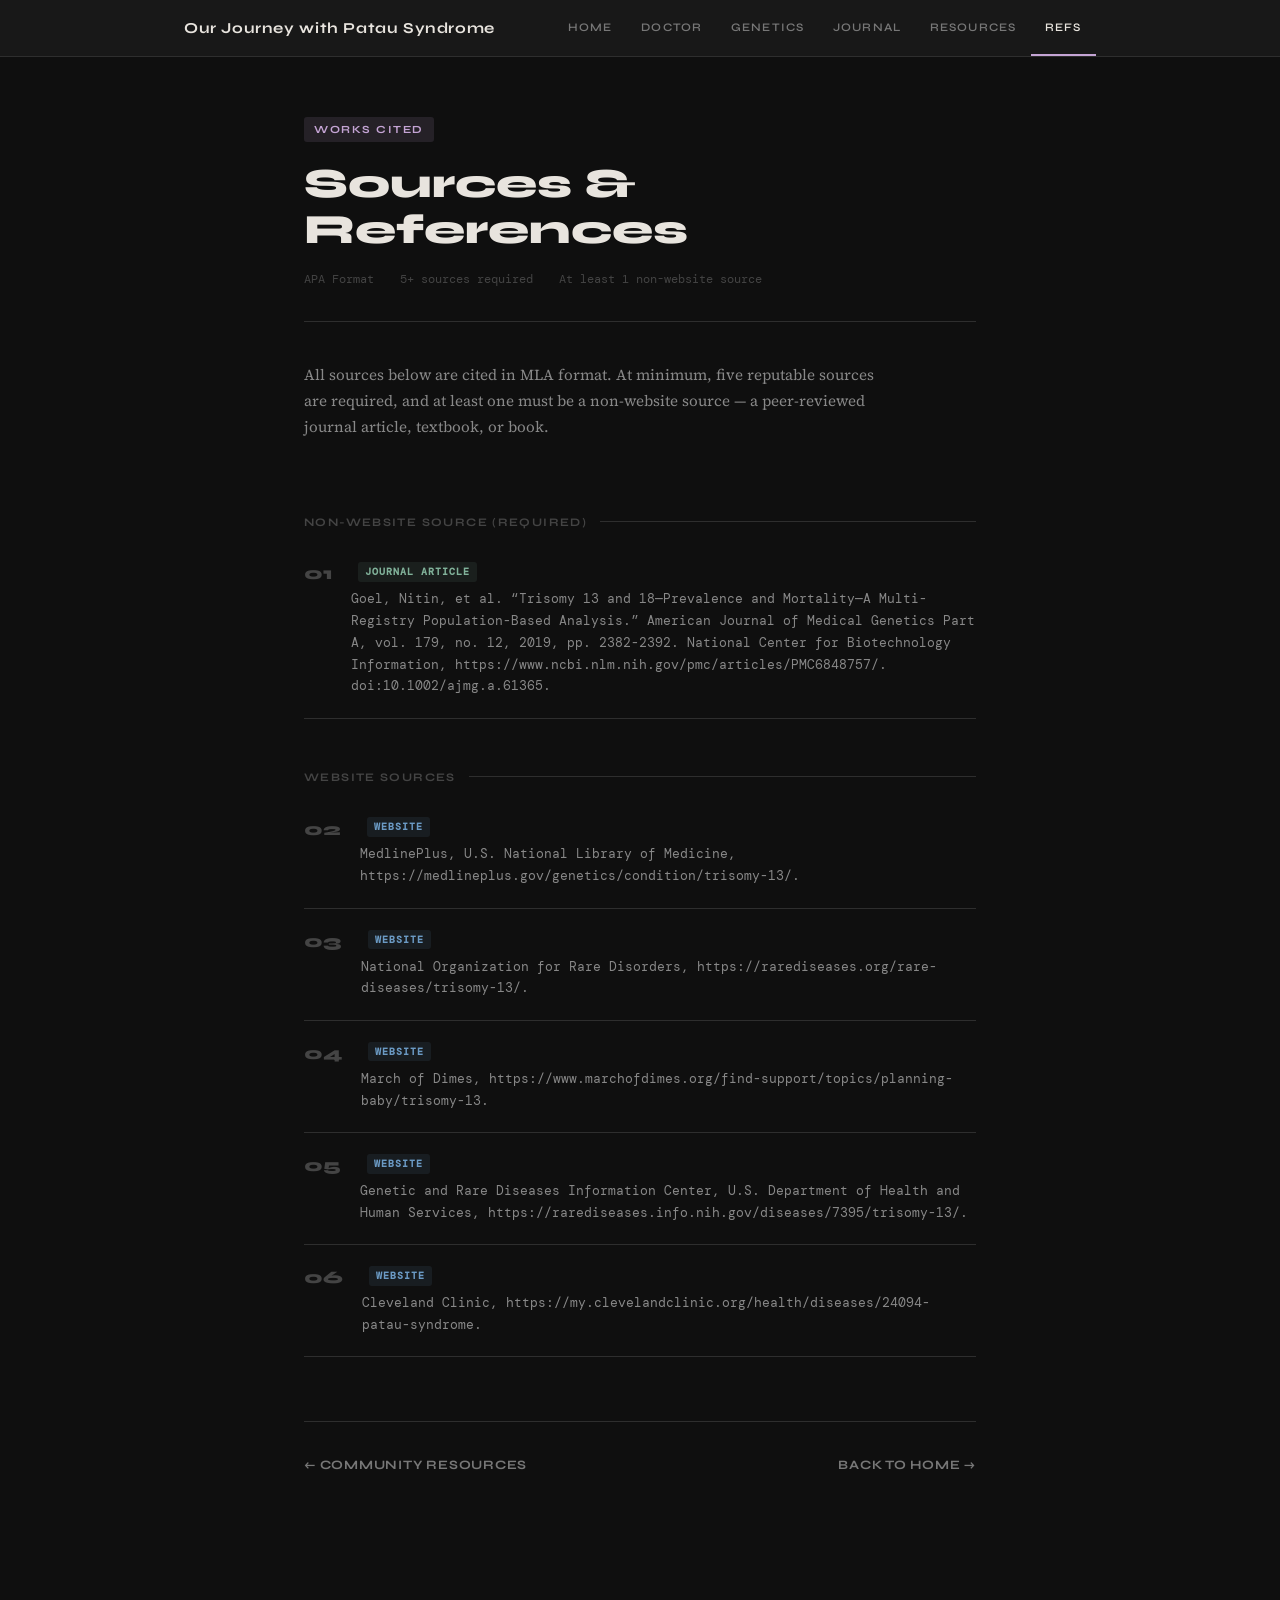
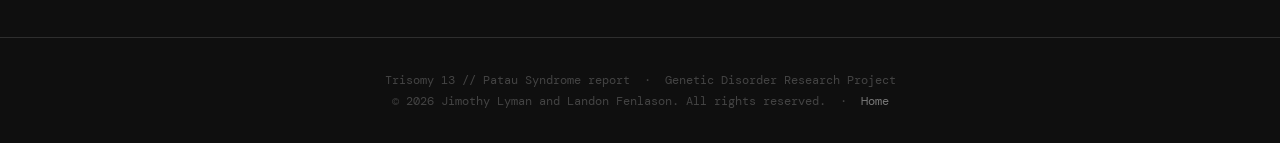
<file: references.html>
<!DOCTYPE html>
<html lang="en">
<head>
  <meta charset="UTF-8"/>
  <meta name="viewport" content="width=device-width, initial-scale=1.0"/>
  <title>References // Our Journey</title>
  <link href="https://fonts.googleapis.com/css2?family=Syne:wght@400;600;700;800&family=Source+Serif+4:ital,opsz,wght@0,8..60,300;0,8..60,400;0,8..60,600;1,8..60,300;1,8..60,400&family=DM+Mono:wght@400;500&display=swap" rel="stylesheet"/>
  <link rel="stylesheet" href="styles.css"/>
</head>
<body class="page-refs">

<nav class="site-nav">
  <div class="nav-inner">
    <a href="index.html" class="nav-brand">Our Journey with Patau Syndrome</a>
    <div class="nav-links">
      <a href="index.html">Home</a>
      <a href="doctors-report.html">Doctor</a>
      <a href="genetic-counselor.html">Genetics</a>
      <a href="parents-journal.html">Journal</a>
      <a href="community-resources.html">Resources</a>
      <a href="references.html" class="active">Refs</a>
    </div>
  </div>
</nav>

<main class="page">
  <span class="post-tag t5">Works Cited</span>
  <h1 class="post-title">Sources &amp; References</h1>
  <div class="post-meta">
    <span>APA Format</span>
    <span>5+ sources required</span>
    <span>At least 1 non-website source</span>
  </div>

  <p class="ref-intro">
    All sources below are cited in MLA format. At minimum, five reputable sources are required, and at least one must be a non-website source — a peer-reviewed journal article, textbook, or book.
  </p>

  <div class="cite-section-label">Non-Website Source (Required)</div>

  <div class="citation">
    <div class="cite-num">01</div>
    <div class="cite-body">
      <span class="cite-type non-web">Journal Article</span><br>
      Goel, Nitin, et al. “Trisomy 13 and 18—Prevalence and Mortality—A Multi-Registry Population-Based Analysis.” American Journal of Medical Genetics Part A, vol. 179, no. 12, 2019, pp. 2382-2392. National Center for Biotechnology Information, https://www.ncbi.nlm.nih.gov/pmc/articles/PMC6848757/. doi:10.1002/ajmg.a.61365.
    </div>
  </div>

  <div class="cite-section-label">Website Sources</div>

  <div class="citation">
    <div class="cite-num">02</div>
    <div class="cite-body">
      <span class="cite-type web">Website</span><br>
      MedlinePlus, U.S. National Library of Medicine, https://medlineplus.gov/genetics/condition/trisomy-13/.
    </div>
  </div>

  <div class="citation">
    <div class="cite-num">03</div>
    <div class="cite-body">
      <span class="cite-type web">Website</span><br>
      National Organization for Rare Disorders, https://rarediseases.org/rare-diseases/trisomy-13/.
    </div>
  </div>

  <div class="citation">
    <div class="cite-num">04</div>
    <div class="cite-body">
      <span class="cite-type web">Website</span><br>
      March of Dimes, https://www.marchofdimes.org/find-support/topics/planning-baby/trisomy-13.
    </div>
  </div>

  <div class="citation">
    <div class="cite-num">05</div>
    <div class="cite-body">
      <span class="cite-type web">Website</span><br>
      Genetic and Rare Diseases Information Center, U.S. Department of Health and Human Services, https://rarediseases.info.nih.gov/diseases/7395/trisomy-13/.
    </div>
  </div>

  <div class="citation">
    <div class="cite-num">06</div>
    <div class="cite-body">
      <span class="cite-type web">Website</span><br>
      Cleveland Clinic, https://my.clevelandclinic.org/health/diseases/24094-patau-syndrome.
    </div>
  </div>

  <div class="post-nav">
    <a href="community-resources.html">← Community Resources</a>
    <a href="index.html">Back to Home →</a>
  </div>
</main>

<footer class="site-footer">
  Trisomy 13 // Patau Syndrome report &nbsp;&middot;&nbsp; Genetic Disorder Research Project<br>
  &copy; 2026 Jimothy Lyman and Landon Fenlason. All rights reserved. &nbsp;&middot;&nbsp; <a href="index.html">Home</a>
</footer>

</body>
</html>
</file>
<file: styles.css>
/* =============================================================
   styles.css — Unified stylesheet for Trisomy 13 / Patau Syndrome site
   Pages: index, doctors-report, genetic-counselor,
          parents-journal, community-resources, references
   ============================================================= */

/* ── CSS VARIABLES ─────────────────────────────────────────── */
:root {
  --bg: #0f0f0f;
  --surface: #181818;
  --surface2: #222;
  --border: #2e2e2e;
  --text: #e8e4de;
  --muted: #777;
  --muted2: #444;
  --accent: #e07a5f;
  --tag1: #e07a5f;
  --tag2: #81b29a;
  --tag3: #f4a261;
  --tag4: #6b9ac4;
  --tag5: #c4a4d4;
  user-select: none;
}

/* ── RESET ──────────────────────────────────────────────────── */
*, *::before, *::after { box-sizing: border-box; margin: 0; padding: 0; }
html { scroll-behavior: smooth; }
body {
  background: var(--bg);
  color: var(--text);
  font-family: 'Source Serif 4', Georgia, serif;
  line-height: 1.75;
}

/* ── NAV ────────────────────────────────────────────────────── */
.site-nav {
  background: var(--surface);
  border-bottom: 1px solid var(--border);
  position: sticky;
  top: 0;
  z-index: 50;
}
.nav-inner {
  max-width: 960px;
  margin: 0 auto;
  padding: 0 1.5rem;
  display: flex;
  align-items: center;
  justify-content: space-between;
  height: 56px;
}
.nav-brand {
  font-family: 'Syne', sans-serif;
  font-size: 0.95rem;
  font-weight: 700;
  letter-spacing: 0.04em;
  color: var(--text);
  text-decoration: none;
}
.nav-brand span { color: var(--tag1); }
.nav-links { display: flex; }
.nav-links a {
  font-family: 'Syne', sans-serif;
  font-size: 0.72rem;
  font-weight: 600;
  letter-spacing: 0.1em;
  text-transform: uppercase;
  color: var(--muted);
  text-decoration: none;
  padding: 0 0.9rem;
  height: 56px;
  display: flex;
  align-items: center;
  border-bottom: 2px solid transparent;
  transition: color 0.15s, border-color 0.15s;
}
.nav-links a:hover { color: var(--text); }

/*
 * Per-page active underline colour.
 * Add one of these classes to <body> on each page:
 *   page-home | page-doctor | page-genetics | page-journal | page-resources | page-refs
 */
body.page-home      .nav-links a.active { color: var(--text); border-bottom-color: var(--accent); }
body.page-doctor    .nav-links a.active { color: var(--text); border-bottom-color: var(--tag1); }
body.page-genetics  .nav-links a.active { color: var(--text); border-bottom-color: var(--tag2); }
body.page-journal   .nav-links a.active { color: var(--text); border-bottom-color: var(--tag3); }
body.page-resources .nav-links a.active { color: var(--text); border-bottom-color: var(--tag4); }
body.page-refs      .nav-links a.active { color: var(--text); border-bottom-color: var(--tag5); }

/* ── PAGE WRAPPERS ──────────────────────────────────────────── */
.page {
  max-width: 720px;
  margin: 0 auto;
  padding: 3.5rem 1.5rem 6rem;
}
/* community-resources uses a wider layout */
.page.page-wide { max-width: 960px; }

/* ── POST HEADER ────────────────────────────────────────────── */
.post-tag {
  display: inline-block;
  font-family: 'Syne', sans-serif;
  font-size: 0.68rem;
  font-weight: 700;
  letter-spacing: 0.14em;
  text-transform: uppercase;
  padding: 3px 10px;
  border-radius: 3px;
  margin-bottom: 1.2rem;
}
.post-tag.t1 { background: rgba(224,122,95,0.12);  color: var(--tag1); }
.post-tag.t2 { background: rgba(129,178,154,0.12); color: var(--tag2); }
.post-tag.t3 { background: rgba(244,162,97,0.12);  color: var(--tag3); }
.post-tag.t4 { background: rgba(107,154,196,0.12); color: var(--tag4); }
.post-tag.t5 { background: rgba(196,164,212,0.12); color: var(--tag5); }

.post-title {
  font-family: 'Syne', sans-serif;
  font-size: clamp(1.8rem, 5vw, 2.6rem);
  font-weight: 800;
  line-height: 1.1;
  color: var(--text);
  margin-bottom: 1rem;
  max-width: 700px;
}
.post-meta {
  font-family: 'DM Mono', monospace;
  font-size: 0.73rem;
  color: var(--muted2);
  margin-bottom: 2.5rem;
  padding-bottom: 2rem;
  border-bottom: 1px solid var(--border);
}
.post-meta span { margin-right: 1.2rem; }

/* ── PROSE ──────────────────────────────────────────────────── */
.prose h2 {
  font-family: 'Syne', sans-serif;
  font-size: 1.2rem;
  font-weight: 700;
  color: var(--text);
  margin: 3rem 0 1rem;
  padding-top: 2.5rem;
  border-top: 1px solid var(--border);
}
.prose h2:first-child { margin-top: 0; padding-top: 0; border-top: none; }
.prose h3 {
  font-family: 'Syne', sans-serif;
  font-size: 0.82rem;
  font-weight: 700;
  color: var(--muted);
  text-transform: uppercase;
  letter-spacing: 0.1em;
  margin: 1.8rem 0 0.7rem;
}
.prose p  { margin-bottom: 1.3rem; color: #ccc8c0; font-size: 1.02rem; }
.prose ul,
.prose ol { margin: 0.5rem 0 1.4rem 1.3rem; color: #ccc8c0; font-size: 1.02rem; }
.prose li { margin-bottom: 0.5rem; }
.prose strong { color: var(--text); font-weight: 600; }

/* ── BLOCKQUOTE ─────────────────────────────────────────────── */
/*
 * Default border colour is --accent (tag1/red).
 * doctor stays tag1, genetics uses tag2, journal uses tag3, resources uses tag4.
 */
blockquote {
  border-left: 3px solid var(--tag1);
  padding: 0.8rem 1.2rem;
  margin: 2rem 0;
  background: var(--surface);
  border-radius: 0 6px 6px 0;
  max-width: 680px;
}
blockquote p { color: #999 !important; font-style: italic; margin: 0 !important; font-size: 0.97rem; }

body.page-genetics  blockquote { border-left-color: var(--tag2); }
body.page-journal   blockquote { border-left-color: var(--tag3); }
body.page-resources blockquote { border-left-color: var(--tag4); }

/* ── TODO BOXES ─────────────────────────────────────────────── */
.todo {
  background: #1a1600;
  border: 1px dashed #554400;
  border-radius: 6px;
  padding: 0.7rem 1rem;
  margin: 0.8rem 0 1.6rem;
  font-family: 'DM Mono', monospace;
  font-size: 0.75rem;
  color: #aa8800;
  line-height: 1.5;
}
.todo::before { content: "// TODO: "; opacity: 0.55; }

/* ── STAT GRID ──────────────────────────────────────────────── */
.stat-grid {
  display: grid;
  grid-template-columns: repeat(auto-fit, minmax(140px, 1fr));
  gap: 1px;
  background: var(--border);
  border: 1px solid var(--border);
  border-radius: 8px;
  overflow: hidden;
  margin: 1.8rem 0;
}
.stat-cell {
  background: var(--surface);
  padding: 1.2rem 0.8rem;
  text-align: center;
}
.stat-cell .num {
  font-family: 'Syne', sans-serif;
  font-size: 1.5rem;
  font-weight: 800;
  color: var(--tag1);   /* doctor uses tag1 */
  display: block;
  margin-bottom: 0.3rem;
}
.stat-cell .lbl {
  font-family: 'DM Mono', monospace;
  font-size: 0.65rem;
  color: var(--muted);
  text-transform: uppercase;
  letter-spacing: 0.06em;
  line-height: 1.4;
}
/* journal page uses tag3 for stat numbers */
body.page-journal .stat-cell .num { color: var(--tag3); }

/* ── IMAGE GRID & PLACEHOLDERS ──────────────────────────────── */
.img-grid2 {
  display: grid;
  grid-template-columns: 1fr 1fr;
  gap: 1rem;
  margin: 2rem 0;
}
.img-ph {
  background: var(--surface2);
  border: 1px dashed var(--border);
  border-radius: 8px;
  display: flex;
  flex-direction: column;
  align-items: center;
  justify-content: center;
  gap: 0.6rem;
  color: var(--muted2);
  font-family: 'DM Mono', monospace;
  font-size: 0.7rem;
  text-align: center;
  padding: 1rem;
}
/* opt-in aspect ratios used by specific pages */
.img-ph.ratio-4-3  { aspect-ratio: 4/3; }
.img-ph.ratio-16-9 { aspect-ratio: 16/9; }
.img-ph .icon { font-size: 1.8rem; opacity: 0.25; }
.blog-img { width: 100%; border-radius: 8px; object-fit: cover; display: block; }
.img-caption {
  font-family: 'DM Mono', monospace;
  font-size: 0.7rem;
  color: var(--muted2);
  margin-top: 0.4rem;
  text-align: center;
}

/* ── POST NAV ───────────────────────────────────────────────── */
.post-nav {
  display: flex;
  justify-content: space-between;
  margin-top: 4rem;
  padding-top: 2rem;
  border-top: 1px solid var(--border);
}
.post-nav a {
  font-family: 'Syne', sans-serif;
  font-size: 0.8rem;
  font-weight: 700;
  letter-spacing: 0.06em;
  text-transform: uppercase;
  color: var(--muted);
  text-decoration: none;
  transition: color 0.15s;
}
.post-nav a:hover { color: var(--text); }
/* "Next" accent per section */
body.page-doctor    .post-nav .next { color: var(--tag1); }
body.page-genetics  .post-nav .next { color: var(--tag2); }
body.page-journal   .post-nav .next { color: var(--tag3); }
body.page-resources .post-nav .next { color: var(--tag4); }

/* ── FOOTER ─────────────────────────────────────────────────── */
.site-footer {
  border-top: 1px solid var(--border);
  padding: 2rem 1.5rem;
  text-align: center;
  font-family: 'DM Mono', monospace;
  font-size: 0.74rem;
  color: var(--muted2);
  margin-top: 4rem;
}
.site-footer a { color: var(--muted); text-decoration: none; }

/* ══════════════════════════════════════════════════════════════
   INDEX PAGE
   ══════════════════════════════════════════════════════════════ */
.hero {
  max-width: 960px;
  margin: 0 auto;
  padding: 5rem 1.5rem 3rem;
  border-bottom: 1px solid var(--border);
}
.hero-label {
  font-family: 'DM Mono', monospace;
  font-size: 0.72rem;
  color: var(--accent);
  letter-spacing: 0.14em;
  text-transform: uppercase;
  margin-bottom: 1.2rem;
}
.hero h1 {
  font-family: 'Syne', sans-serif;
  font-size: clamp(2.4rem, 7vw, 4.5rem);
  font-weight: 800;
  line-height: 1.0;
  color: var(--text);
  margin-bottom: 1.4rem;
}
.hero h1 em {
  font-style: italic;
  color: var(--accent);
  font-family: 'Source Serif 4', serif;
  font-weight: 300;
}
.hero-desc {
  font-size: 1.1rem;
  color: #999;
  max-width: 540px;
  line-height: 1.7;
  margin-bottom: 2rem;
}
.hero-meta { font-family: 'DM Mono', monospace; font-size: 0.72rem; color: var(--muted2); }
.hero-meta span { margin-right: 1.5rem; }

.about-strip {
  max-width: 960px;
  margin: 0 auto;
  padding: 2.5rem 1.5rem;
  border-bottom: 1px solid var(--border);
  display: flex;
  gap: 2rem;
  align-items: flex-start;
}
.about-strip p { font-size: 0.95rem; color: var(--muted); line-height: 1.7; max-width: 580px; }
.about-strip .about-label {
  font-family: 'Syne', sans-serif;
  font-size: 0.7rem;
  font-weight: 700;
  letter-spacing: 0.12em;
  text-transform: uppercase;
  color: var(--muted2);
  white-space: nowrap;
  padding-top: 0.15rem;
  min-width: 70px;
}

.posts { max-width: 960px; margin: 0 auto; padding: 0 1.5rem; }
.posts-header {
  padding: 2rem 0 0.8rem;
  font-family: 'DM Mono', monospace;
  font-size: 0.7rem;
  color: var(--muted2);
  text-transform: uppercase;
  letter-spacing: 0.12em;
  border-bottom: 1px solid var(--border);
  display: flex;
  justify-content: space-between;
}

.post-card {
  display: grid;
  grid-template-columns: 1fr auto;
  gap: 1.5rem;
  align-items: start;
  padding: 2rem 0;
  border-bottom: 1px solid var(--border);
  text-decoration: none;
  transition: background 0.1s;
}
.post-card:hover .post-card-title { color: var(--accent); }
.post-card:last-child { border-bottom: none; }

.post-card-tag {
  display: inline-block;
  font-family: 'Syne', sans-serif;
  font-size: 0.65rem;
  font-weight: 700;
  letter-spacing: 0.14em;
  text-transform: uppercase;
  padding: 2px 8px;
  border-radius: 3px;
  margin-bottom: 0.6rem;
}
.post-card-tag.t1 { background: rgba(224,122,95,0.12);  color: var(--tag1); }
.post-card-tag.t2 { background: rgba(129,178,154,0.12); color: var(--tag2); }
.post-card-tag.t3 { background: rgba(244,162,97,0.12);  color: var(--tag3); }
.post-card-tag.t4 { background: rgba(107,154,196,0.12); color: var(--tag4); }
.post-card-tag.t5 { background: rgba(196,164,212,0.12); color: var(--tag5); }

.post-card-title {
  font-family: 'Syne', sans-serif;
  font-size: 1.25rem;
  font-weight: 700;
  color: var(--text);
  line-height: 1.2;
  margin-bottom: 0.6rem;
  transition: color 0.15s;
}
.post-card-desc { font-size: 0.92rem; color: var(--muted); line-height: 1.6; max-width: 520px; }
.post-card-num {
  font-family: 'Syne', sans-serif;
  font-size: 3rem;
  font-weight: 800;
  color: var(--surface2);
  line-height: 1;
  padding-top: 0.3rem;
  user-select: none;
}

.read-link {
  display: inline-flex;
  align-items: center;
  gap: 0.4rem;
  font-family: 'Syne', sans-serif;
  font-size: 0.75rem;
  font-weight: 700;
  letter-spacing: 0.08em;
  text-transform: uppercase;
  color: var(--accent);
  margin-top: 0.8rem;
  text-decoration: none;
}
.read-link::after { content: '→'; }

/* ══════════════════════════════════════════════════════════════
   GENETIC COUNSELOR — Punnett table & pedigree
   ══════════════════════════════════════════════════════════════ */
.punnett-wrap { margin: 2rem 0; overflow-x: auto; }
.punnett-note {
  font-family: 'DM Mono', monospace;
  font-size: 0.74rem;
  color: var(--muted);
  margin-bottom: 1rem;
  font-style: italic;
  line-height: 1.5;
}
table.punnett {
  border-collapse: collapse;
  font-family: 'Syne', sans-serif;
  font-size: 0.88rem;
  width: 100%;
}
table.punnett td,
table.punnett th {
  border: 1px solid var(--border);
  padding: 0.9rem 1rem;
  text-align: center;
  min-width: 140px;
}
table.punnett th { background: var(--surface2); color: var(--muted); font-size: 0.78rem; letter-spacing: 0.06em; font-weight: 600; }
table.punnett .ph       { background: var(--surface2); font-style: italic; color: var(--muted); font-size: 0.8rem; }
table.punnett .normal   { background: rgba(129,178,154,0.07); color: var(--tag2); }
table.punnett .carrier  { background: rgba(244,162,97,0.07);  color: var(--tag3); }
table.punnett .affected { background: rgba(224,122,95,0.08);  color: var(--tag1); }

.pedigree-wrap {
  background: var(--surface);
  border: 1px solid var(--border);
  border-radius: 8px;
  padding: 1.5rem;
  margin: 2rem 0;
}
.pedigree-note {
  font-family: 'DM Mono', monospace;
  font-size: 0.72rem;
  color: var(--muted2);
  text-align: center;
  margin-top: 1rem;
  line-height: 1.6;
}

/* ══════════════════════════════════════════════════════════════
   COMMUNITY RESOURCES — section labels & resource cards
   ══════════════════════════════════════════════════════════════ */
.section-label {
  font-family: 'Syne', sans-serif;
  font-size: 0.78rem;
  font-weight: 700;
  letter-spacing: 0.12em;
  text-transform: uppercase;
  color: var(--muted2);
  padding: 2.5rem 0 0.8rem;
  margin-top: 2.5rem;
  border-top: 1px solid var(--border);
  display: block;
}
.section-label:first-of-type { margin-top: 0; border-top: none; padding-top: 0; }

.intro-text {
  max-width: 600px;
  color: #999;
  font-size: 0.97rem;
  margin-bottom: 1.5rem;
  line-height: 1.7;
}

.card-grid {
  display: grid;
  grid-template-columns: repeat(auto-fill, minmax(260px, 1fr));
  gap: 1px;
  background: var(--border);
  border: 1px solid var(--border);
  border-radius: 8px;
  overflow: hidden;
  margin: 1rem 0 2rem;
}
.resource-card { background: var(--surface); padding: 1.3rem 1.5rem; }
.resource-card h4 {
  font-family: 'Syne', sans-serif;
  font-size: 0.95rem;
  font-weight: 700;
  color: var(--text);
  margin-bottom: 0.5rem;
  line-height: 1.3;
}
.resource-card p { font-size: 0.86rem; color: var(--muted); margin-bottom: 0.8rem; line-height: 1.6; }
.resource-card .contact { font-family: 'DM Mono', monospace; font-size: 0.72rem; color: var(--tag4); line-height: 1.7; word-break: break-word; }
.resource-card .placeholder {
  font-family: 'DM Mono', monospace;
  font-size: 0.75rem;
  color: #444;
  font-style: italic;
  border: 1px dashed #333;
  border-radius: 4px;
  padding: 0.5rem 0.8rem;
  margin-top: 0.5rem;
}

/* ══════════════════════════════════════════════════════════════
   REFERENCES PAGE
   ══════════════════════════════════════════════════════════════ */
.ref-intro { color: #888; font-size: 0.95rem; line-height: 1.7; margin-bottom: 2.5rem; max-width: 580px; }
.ref-intro a { color: var(--tag5); text-decoration: underline; text-underline-offset: 3px; }

.req-box {
  background: var(--surface);
  border: 1px solid var(--border);
  border-radius: 8px;
  padding: 1.3rem 1.5rem;
  margin-bottom: 2.5rem;
}
.req-box h3 {
  font-family: 'Syne', sans-serif;
  font-size: 0.8rem;
  font-weight: 700;
  letter-spacing: 0.1em;
  text-transform: uppercase;
  color: var(--muted2);
  margin-bottom: 1rem;
}
.req-list { list-style: none; margin: 0; padding: 0; }
.req-list li {
  font-family: 'DM Mono', monospace;
  font-size: 0.78rem;
  color: var(--muted);
  padding: 0.4rem 0;
  border-bottom: 1px solid var(--border);
  display: flex;
  gap: 0.8rem;
  align-items: baseline;
}
.req-list li:last-child { border-bottom: none; }
.req-list .check   { color: var(--tag2); font-size: 0.7rem; flex-shrink: 0; }
.req-list .pending { color: #444;        font-size: 0.7rem; flex-shrink: 0; }

.cite-section-label {
  font-family: 'Syne', sans-serif;
  font-size: 0.72rem;
  font-weight: 700;
  letter-spacing: 0.12em;
  text-transform: uppercase;
  color: var(--muted2);
  padding: 2rem 0 0.6rem;
  margin-top: 1rem;
  display: flex;
  align-items: center;
  gap: 0.8rem;
}
.cite-section-label::after { content: ''; flex: 1; height: 1px; background: var(--border); }

.citation {
  padding: 1.3rem 0;
  border-bottom: 1px solid var(--border);
  display: grid;
  grid-template-columns: auto 1fr;
  gap: 1.2rem;
  align-items: start;
}
.citation:last-child { border-bottom: none; }
.cite-num { font-family: 'Syne', sans-serif; font-size: 1.1rem; font-weight: 800; color: var(--muted2); line-height: 1; padding-top: 0.2rem; min-width: 28px; }
.cite-body { font-family: 'DM Mono', monospace; font-size: 0.8rem; color: #888; line-height: 1.7; user-select: all;}
.cite-indent {text-indent: -2em;}
.cite-body .cite-type {
  display: inline-block;
  font-size: 0.65rem;
  font-weight: 700;
  letter-spacing: 0.1em;
  text-transform: uppercase;
  padding: 1px 7px;
  border-radius: 3px;
  margin-bottom: 0.4rem;
  vertical-align: middle;
  margin-left: 0.4rem;
}
.non-web { background: rgba(129,178,154,0.1); color: var(--tag2); }
.web     { background: rgba(107,154,196,0.1); color: var(--tag4); }

.tip-box {
  background: var(--surface);
  border: 1px solid var(--border);
  border-radius: 8px;
  padding: 1.2rem 1.5rem;
  margin-top: 2.5rem;
  font-family: 'DM Mono', monospace;
  font-size: 0.78rem;
  color: var(--muted);
  line-height: 1.7;
}
.tip-box strong { color: var(--muted2); font-weight: 600; display: block; margin-bottom: 0.5rem; }
.tip-box a { color: var(--tag5); text-decoration: none; }

/* ── RESPONSIVE ─────────────────────────────────────────────── */
@media (max-width: 600px) {
  .nav-links a     { padding: 0 0.5rem; font-size: 0.65rem; }
  .img-grid2       { grid-template-columns: 1fr; }
  .post-card       { grid-template-columns: 1fr; }
  .post-card-num   { display: none; }
  .about-strip     { flex-direction: column; gap: 0.5rem; }
  .card-grid       { grid-template-columns: 1fr; }
}
</file>
